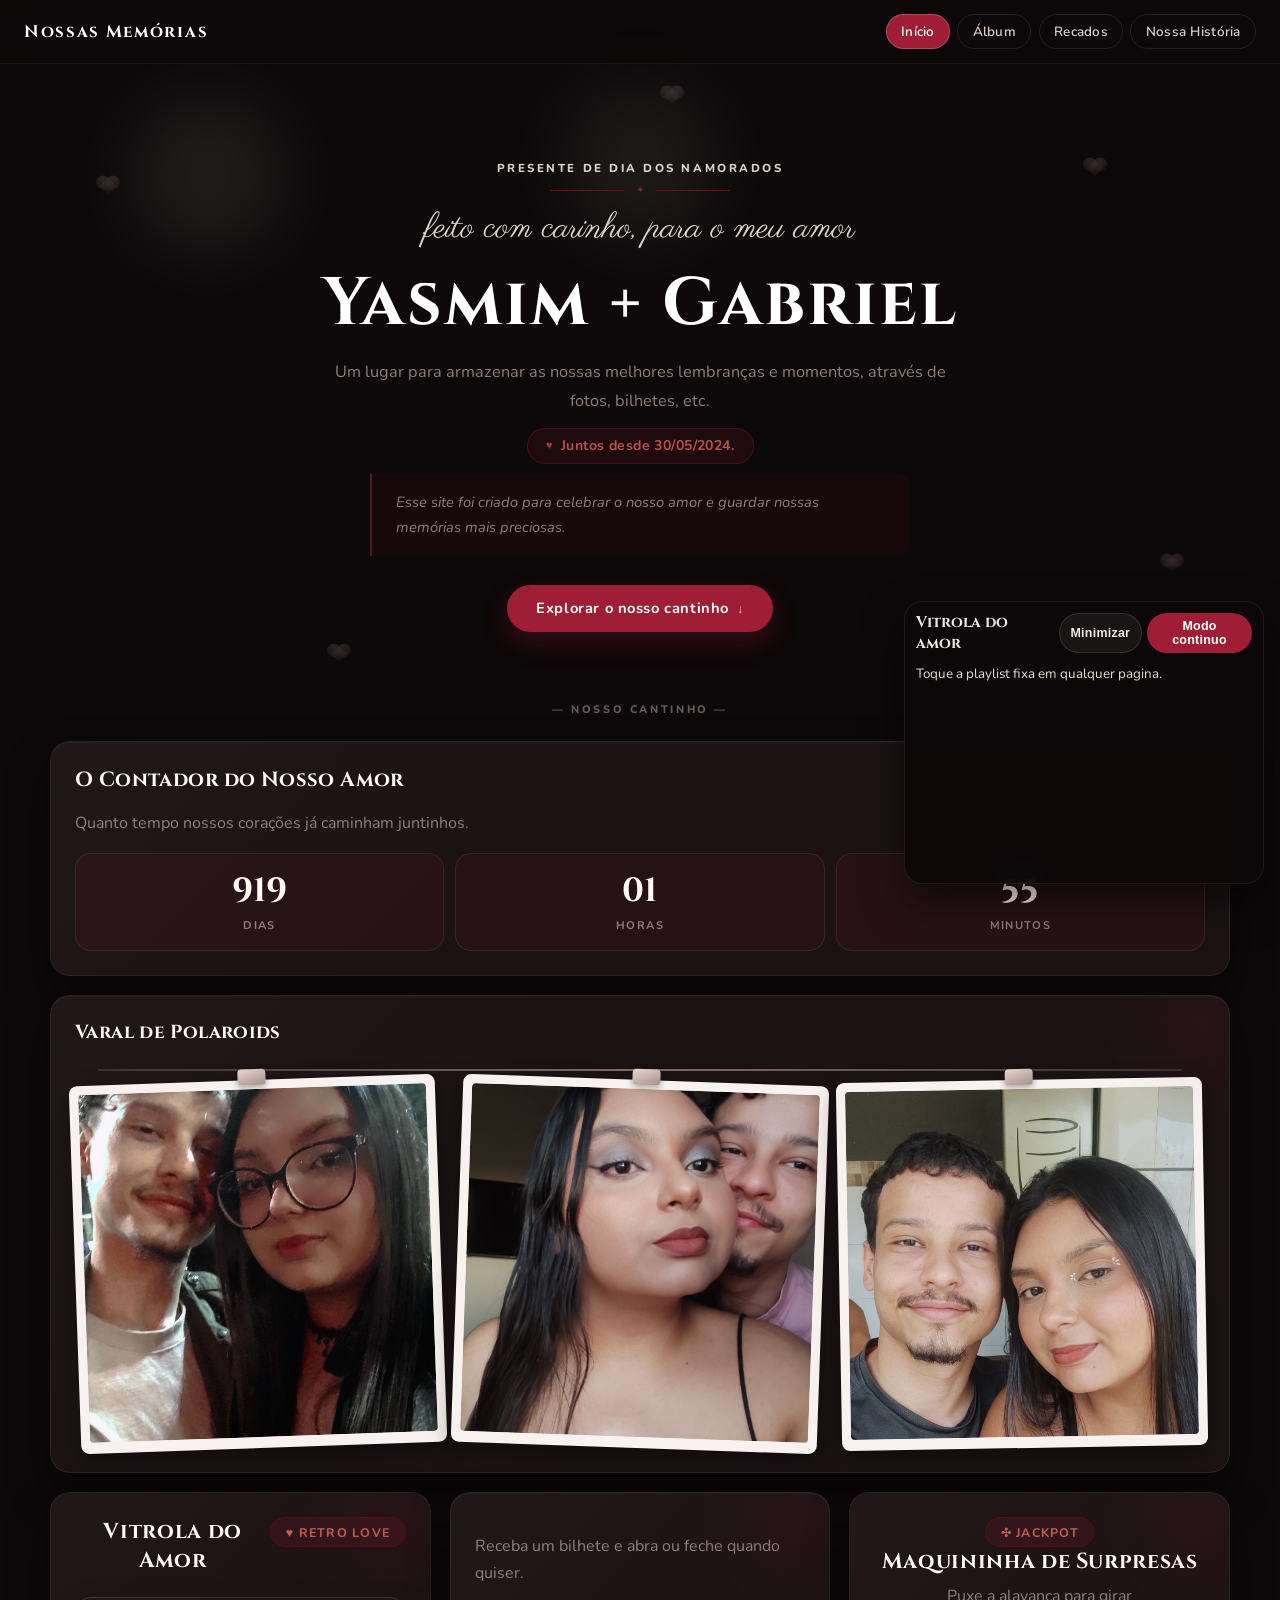
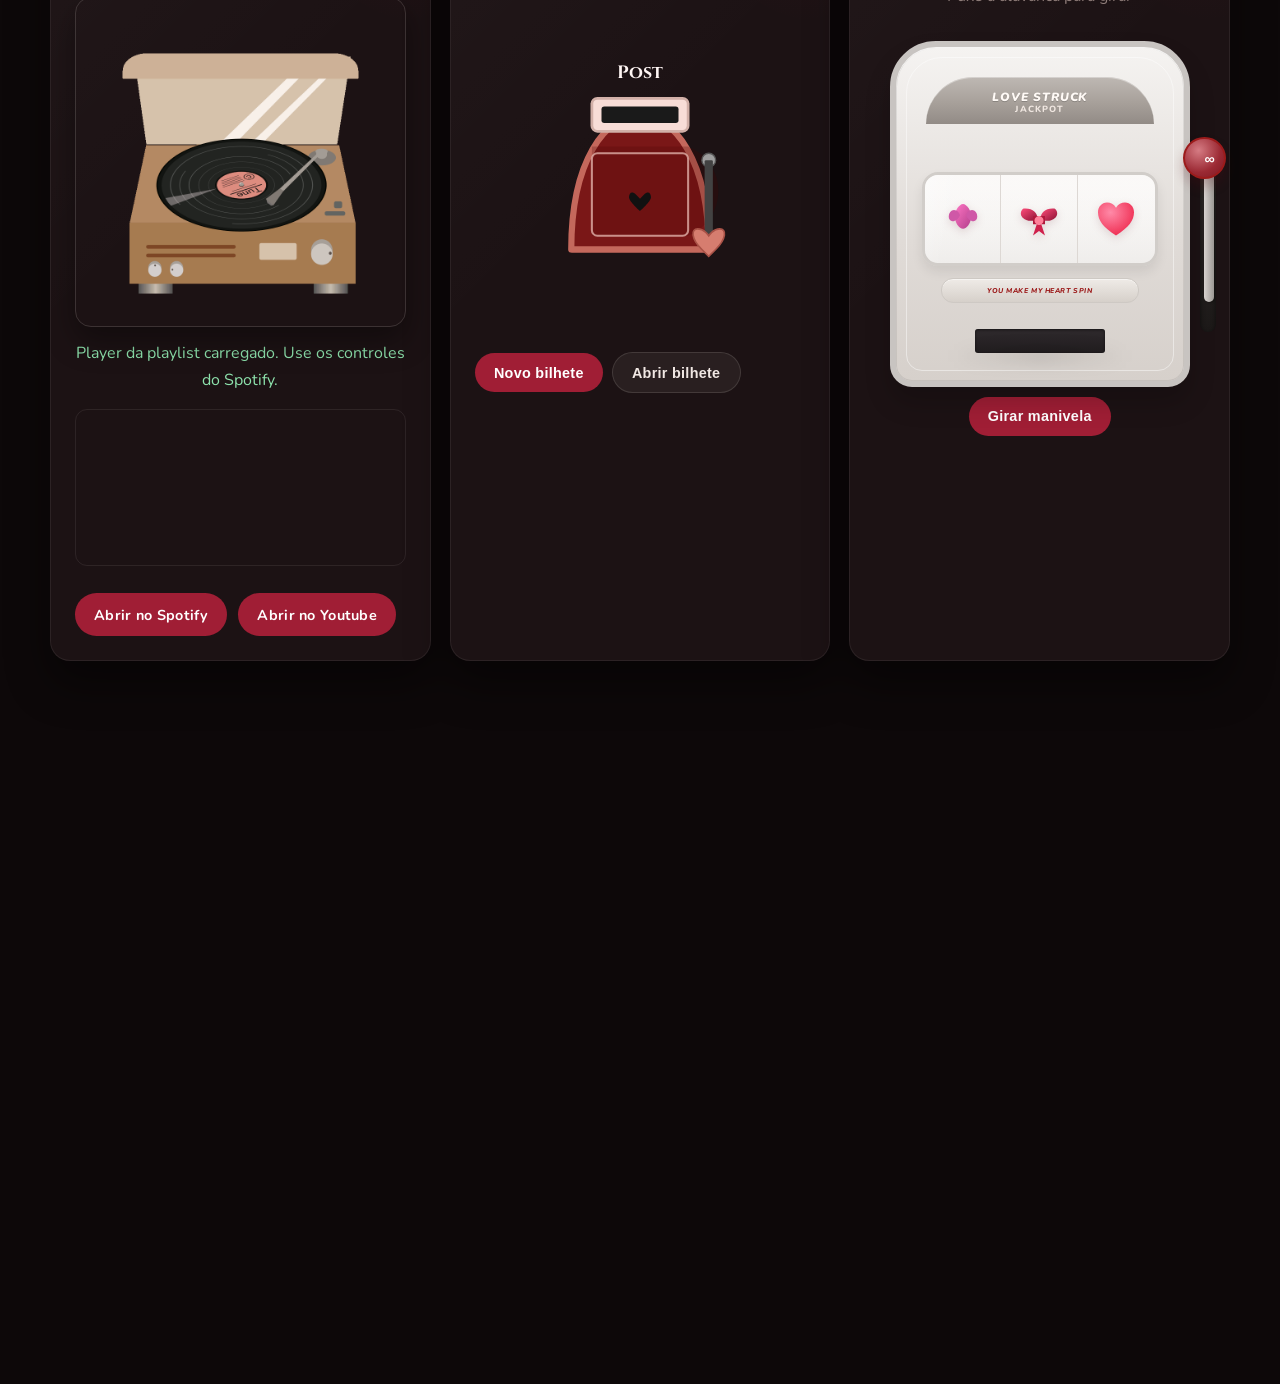
<file: index.html>
<!DOCTYPE html>
<html lang="pt-BR">
<head>
  <meta charset="UTF-8" />
  <meta name="viewport" content="width=device-width, initial-scale=1.0" />
  <title>Nossas Memórias</title>
  <link rel="preconnect" href="https://fonts.googleapis.com" />
  <link rel="preconnect" href="https://fonts.gstatic.com" crossorigin />
  <link href="https://fonts.googleapis.com/css2?family=Cinzel:wght@600;700&family=Nunito:wght@300;400;600;700;800&family=Parisienne&display=swap" rel="stylesheet" />
  <link rel="stylesheet" href="styles.css" />
</head>
<body>
  <div class="grain"></div>
  <div class="floating-hearts" aria-hidden="true">
    <span></span>
    <span></span>
    <span></span>
    <span></span>
    <span></span>
  </div>

  <header class="topbar">
    <a class="brand" href="index.html">Nossas Memórias</a>
    <nav class="menu">
      <a class="active" href="index.html">Início</a>
      <a href="album.html">Álbum</a>
      <a href="recados.html">Recados</a>
      <a href="historia.html">Nossa História</a>
    </nav>
  </header>

  <section class="hero friendly">
    <p class="hero-kicker">Presente de Dia dos Namorados</p>
    <div class="hero-ornament" aria-hidden="true"><span>✦</span></div>
    <p class="hero-script">feito com carinho, para o meu amor</p>
    <h1 id="heroTitle">Yasmim + Gabriel</h1>
    <p id="heroSubtitle" class="hero-sub">Um lugar para guardar as melhores lembranças e momentos ao seu lado.</p>
    <p id="coupleHeadline" class="hero-couple">Juntos desde 30/05/2024.</p>
    <p class="hero-note">Esse site foi criado para celebrar o nosso amor e guardar nossas memórias mais preciosas.</p>
    <a href="#painel" class="cta hero-cta">Explorar o nosso cantinho <span aria-hidden="true">↓</span></a>
  </section>

  <div class="section-label" aria-hidden="true">— nosso cantinho —</div>

  <main id="painel" class="layout">
    <section class="card cinematic counter-card">
      <h2>O Contador do Nosso Amor</h2>
      <p>Quanto tempo nossos corações já caminham juntinhos.</p>
      <div class="time-counter" id="timeCounter" aria-live="polite">
        <article>
          <strong id="timeDays">0</strong>
          <span>dias</span>
        </article>
        <article>
          <strong id="timeHours">0</strong>
          <span>horas</span>
        </article>
        <article>
          <strong id="timeMinutes">0</strong>
          <span>minutos</span>
        </article>
      </div>
    </section>

    <section class="card cinematic varal-card">
      <h2>Varal de Polaroids</h2>
      <div class="polaroid-row">
        <article class="polaroid-frame">
          <div class="clip"></div>
          <img id="polaroidImg1" alt="Polaroid 1" />
        </article>

        <article class="polaroid-frame">
          <div class="clip"></div>
          <img id="polaroidImg2" alt="Polaroid 2" />
        </article>

        <article class="polaroid-frame">
          <div class="clip"></div>
          <img id="polaroidImg3" alt="Polaroid 3" />
        </article>
      </div>
    </section>

    <section class="card turntable-card retro-card cinematic">
      <span class="card-chip">♥ RETRO LOVE</span>
      <h2>Vitrola do Amor</h2>
      <div class="turntable is-gif">
        <img class="turntable-gif" src="images/vitrola.gif" alt="Vitrola animada" />
        <div class="turntable-lid"><span>LOVE</span></div>
        <div class="deck">
          <div class="deck-top"></div>
          <div class="vinyl" id="vinyl"><div class="vinyl-center"></div></div>
          <div class="tonearm" id="tonearm"></div>
          <div class="turntable-front">
            <div class="speaker"></div>
            <div class="latch-group">
              <span class="latch"></span>
              <span class="switcher"></span>
              <span class="latch"></span>
            </div>
            <div class="speaker"></div>
          </div>
          <div class="handle"></div>
        </div>
      </div>
      <p id="playerFeedback" class="feedback"></p>
      <div class="embed-shell" id="embedShell" hidden>
        <iframe id="mediaFrame" title="Player" loading="lazy" allow="autoplay; encrypted-media; fullscreen; picture-in-picture"></iframe>
      </div>
      <div class="row" style="margin-top: 1rem; gap: 0.7rem;">
      <a class="cta spotify-open" href="https://open.spotify.com/playlist/3Crc3YKTFBYWawEub8pKNv?si=OJtXKHtkQZ6KiQBvm1skCw" target="_blank" rel="noopener noreferrer">Abrir no Spotify</a>
      <a class="cta spotify-open" href="https://music.youtube.com/playlist?list=PLJm974rLqDzagAhjdQjLV9esQeiAtB7NJ&si=u7UXn5mAbtn62LSG" target="_blank" rel="noopener noreferrer">Abrir no Youtube</a>
      </div>
    </section>

    <section class="card cinematic mailbox-card">
      <p>Receba um bilhete e abra ou feche quando quiser.</p>
      <div class="mailbox-wrap">
        <svg class="mailbox-svg" viewBox="0 0 160 200" aria-hidden="true">
          <path d="M 30 180 C 30 50, 130 50, 130 180 Z" fill="#7a1717" stroke="#c4685c" stroke-width="4.5" stroke-linejoin="round" />
          <path d="M 30 180 L 130 180" stroke="#c4685c" stroke-width="4.5" />
          <path d="M 45 105 L 115 105 A 35 35 0 0 1 115 170 L 45 170 Z" fill="#4a0404" opacity="0.24" />
          <rect x="45" y="110" width="70" height="60" rx="4" fill="none" stroke="#f0c5bd" stroke-width="1.5" opacity="0.7" />
          <path d="M 77 140 C 74 137, 72 139, 72 142 C 72 145, 80 152, 80 152 C 80 152, 88 145, 88 142 C 88 139, 86 137, 83 140 L 80 143 Z" fill="#111111" />
          <rect x="45" y="70" width="70" height="24" rx="4" fill="#f8ddd7" stroke="#d2b0a8" stroke-width="2" />
          <rect x="52" y="76" width="56" height="12" rx="2" fill="#1a1a1a" />
          <text x="80" y="55" fill="#fff6f4" font-family="Cinzel, serif" font-size="13" text-anchor="middle" font-weight="700">Post</text>
          <g class="mailbox-flag-group" id="mailboxFlag">
            <circle cx="130" cy="115" r="5" fill="#9E9E9E" stroke="#555555" stroke-width="1" />
            <rect x="127" y="115" width="6" height="60" fill="#424242" rx="1" />
            <path d="M 125 180 C 117 172, 117 165, 122 165 C 127 165, 130 170, 130 170 C 130 170, 133 165, 138 165 C 143 165, 143 172, 135 180 L 130 185 Z" fill="#d67d6f" stroke="#a95247" stroke-width="1.2" />
          </g>
        </svg>
        <div id="mailLetter" class="mail-letter"><p id="mailText">Seu bilhete aparece aqui.</p></div>
      </div>
      <div class="row">
        <button id="newLetterBtn" type="button">Novo bilhete</button>
        <button id="toggleLetterBtn" class="secondary" type="button">Abrir bilhete</button>
      </div>
    </section>

    <section class="card jackpot-card cinematic">
      <span class="card-chip">✣ JACKPOT</span>
      <h2>Maquininha de Surpresas</h2>
      <p>Puxe a alavanca para girar</p>
      <div class="ticket-machine">
        <div class="machine-crown">
          <span>LOVE STRUCK</span>
          <small>JACKPOT</small>
        </div>
        <div class="machine-glass">
          <div class="slot-reels" id="slotReels">
            <span class="reel" data-symbol="tulip">tulip</span>
            <span class="reel" data-symbol="bow">bow</span>
            <span class="reel" data-symbol="heart">heart</span>
          </div>
        </div>
        <div class="machine-knob-rail"></div>
        <button class="machine-knob" id="machineKnob" type="button" aria-label="Puxar alavanca">∞</button>
        <div class="machine-slot"></div>
        <div class="machine-base-text">YOU MAKE MY HEART SPIN</div>
        <div class="capsule" id="capsule"></div>
      </div>
      <button id="spinMachineBtn" type="button">Girar manivela</button>
      <p id="capsuleMessage" class="feedback"></p>
    </section>

    <section class="card cinematic game-card">
      <h2>Jogo da Velha do Amor</h2>
      <p>Você (X) contra o Cupido (O).</p>
      <div id="board" class="board" aria-label="Jogo da velha"></div>
      <div class="row game-row">
        <p id="gameStatus" class="feedback">Sua vez: X</p>
        <button id="resetGameBtn" class="secondary" type="button">Reiniciar</button>
      </div>
    </section>

    <section class="card cinematic links-card">
      <h2>Páginas Especiais</h2>
      <div class="quick-links">
        <a href="album.html"><span class="ql-icon">📷</span>Álbum de Fotos</a>
        <a href="recados.html"><span class="ql-icon">💌</span>Recados</a>
        <a href="historia.html"><span class="ql-icon">📖</span>Nossa História</a>
      </div>
    </section>

    <section class="card cinematic love-rain-card">
      <h2>O Botão do Amor</h2>
      <button id="loveRainBtn" class="love-rain-btn" type="button">DISPARAR CHUVA DE AMOR</button>
      <p id="loveRainCount" class="feedback">Cliques de amor: 0</p>
    </section>
  </main>

  <div id="loveRainLayer" class="love-rain-layer" aria-hidden="true"></div>

  <script src="script.js"></script>
  <script src="global-player.js"></script>
</body>
</html>
</file>
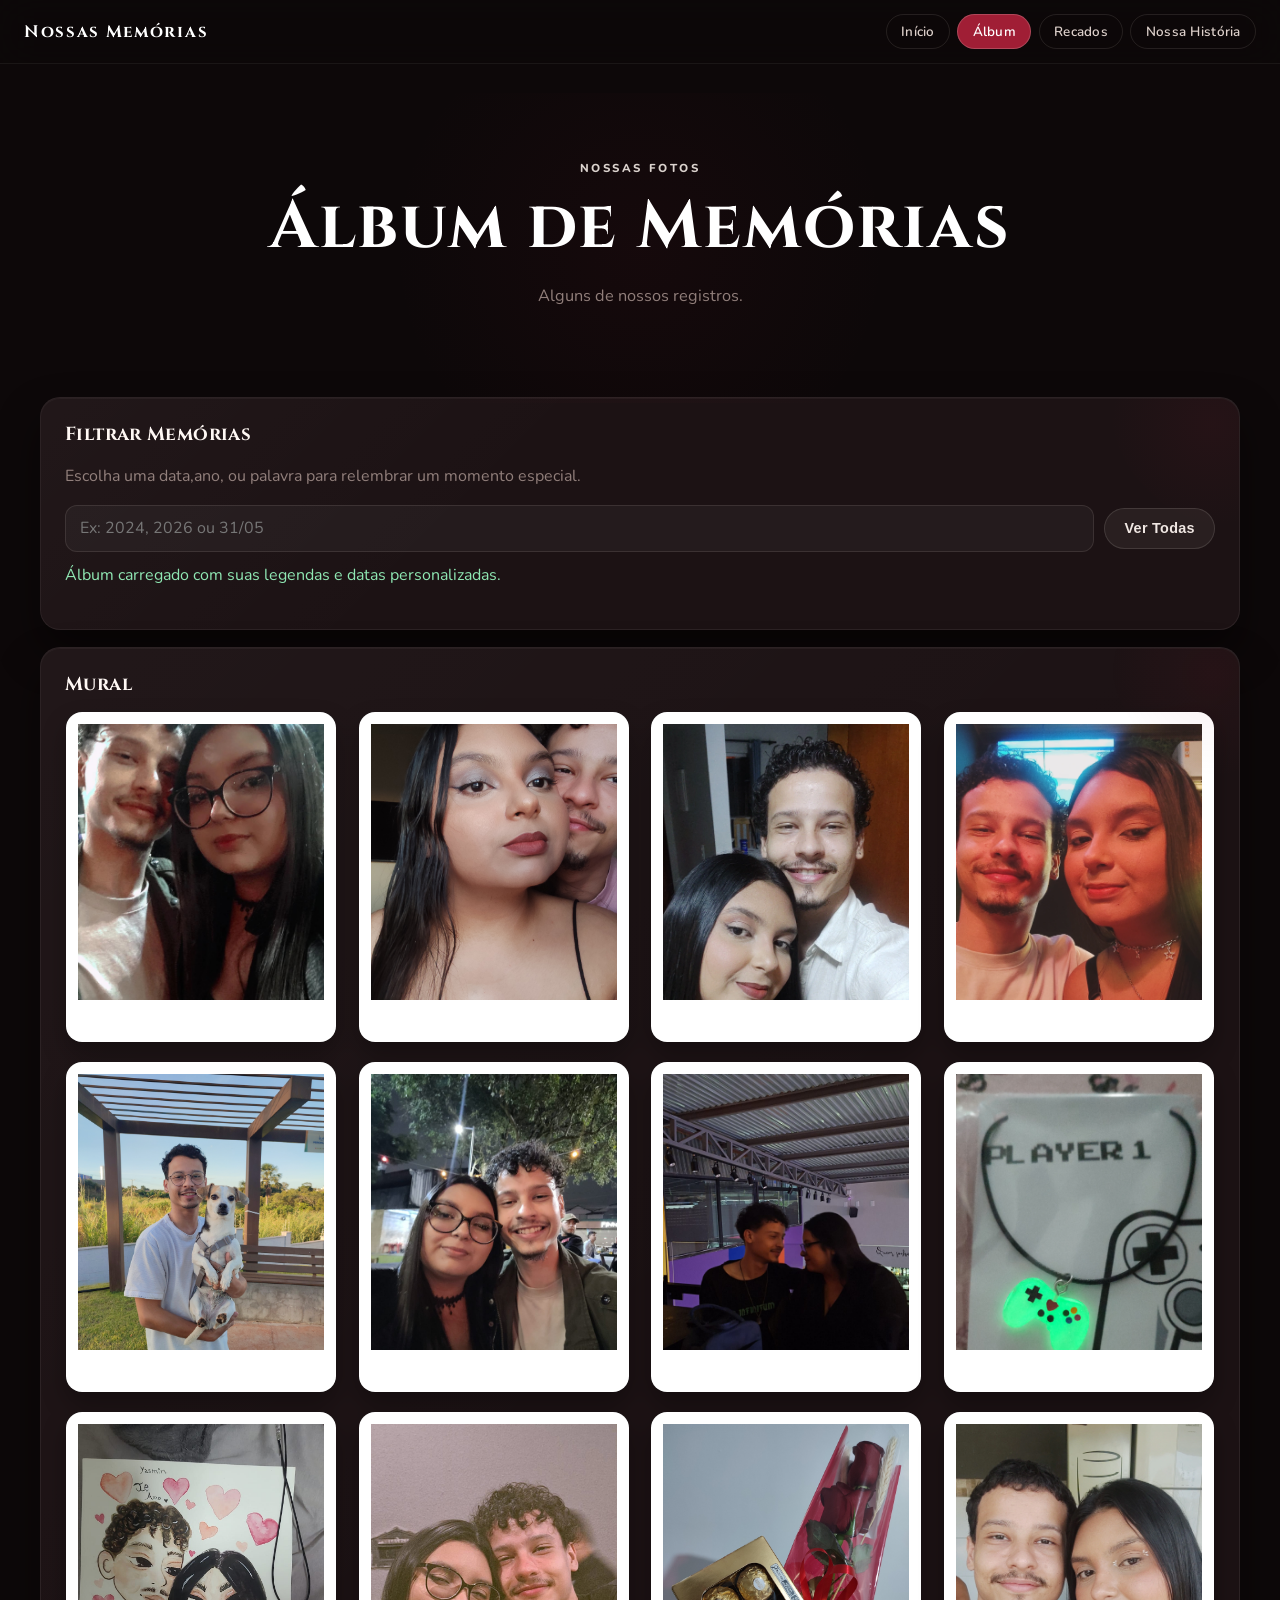
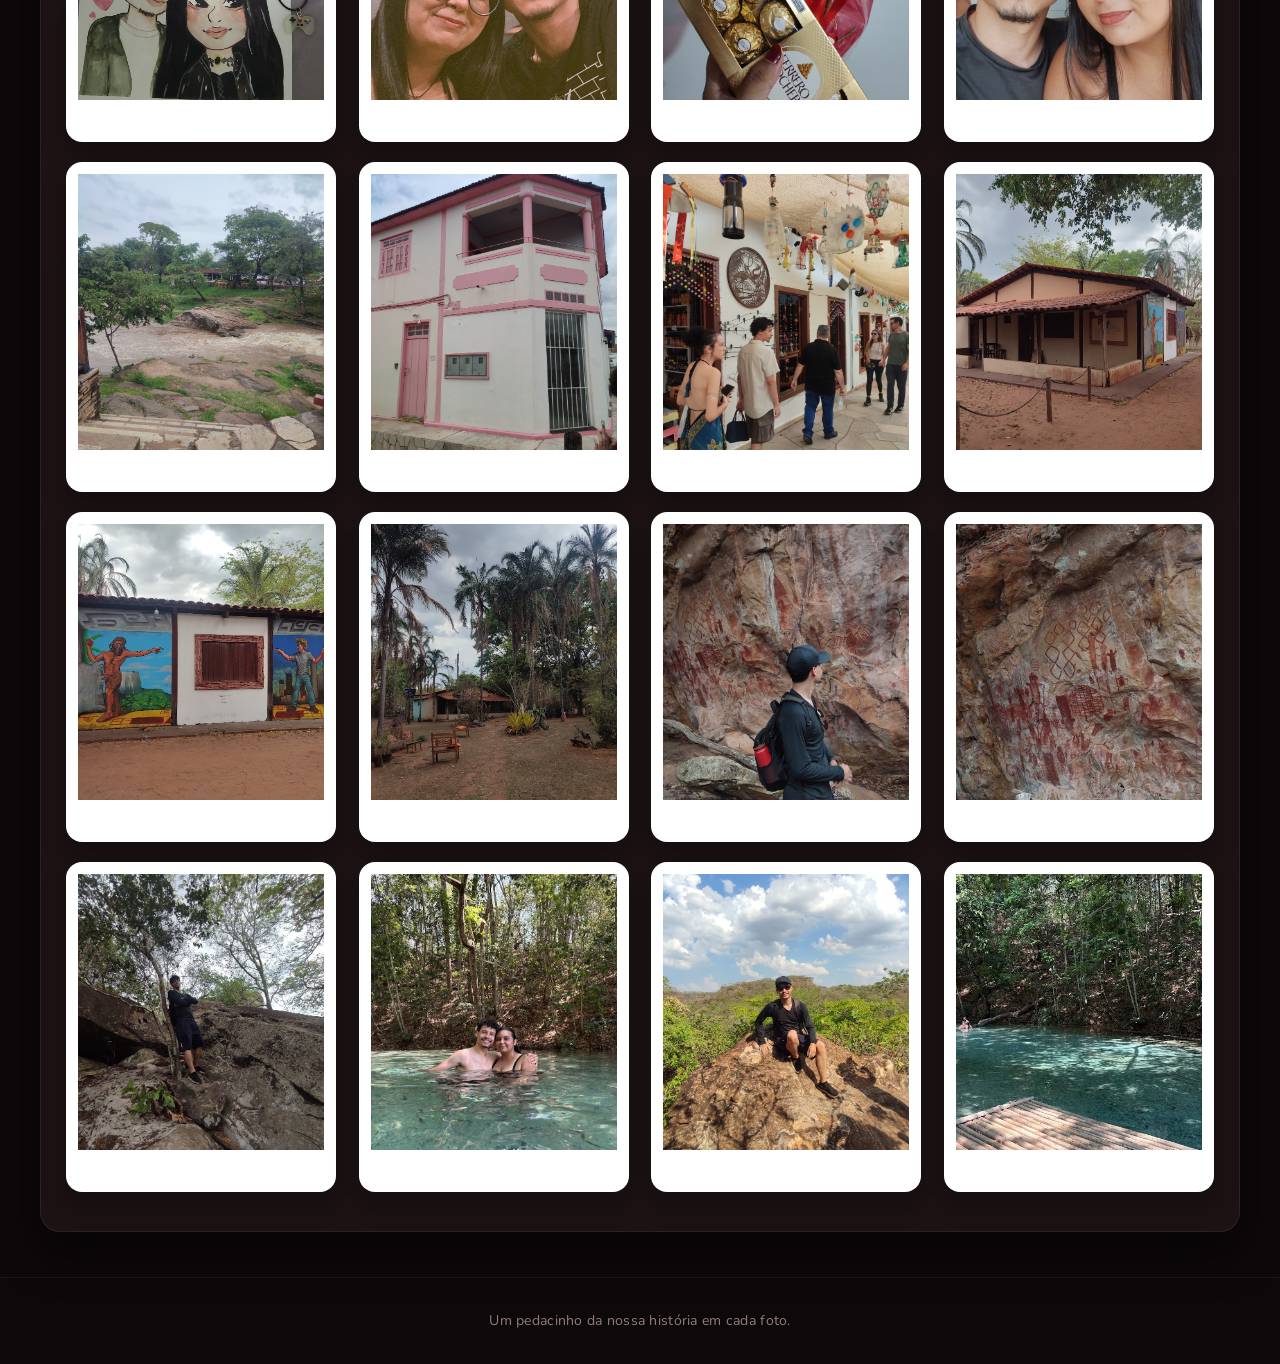
<file: album.html>
<!DOCTYPE html>
<html lang="pt-BR">
<head>
  <meta charset="UTF-8" />
  <meta name="viewport" content="width=device-width, initial-scale=1.0" />
  <title>Álbum | Nossas Memórias</title>
  <link rel="preconnect" href="https://fonts.googleapis.com" />
  <link rel="preconnect" href="https://fonts.gstatic.com" crossorigin />
  <link href="https://fonts.googleapis.com/css2?family=Cinzel:wght@600;700&family=Nunito:wght@400;600;700&display=swap" rel="stylesheet" />
  <link rel="stylesheet" href="styles.css" />
</head>
<body>
  <div class="grain"></div>

  <header class="topbar">
    <a class="brand" href="index.html">Nossas Memórias</a>
    <nav class="menu">
      <a href="index.html">Início</a>
      <a class="active" href="album.html">Álbum</a>
      <a href="recados.html">Recados</a>
      <a href="historia.html">Nossa História</a>
    </nav>
  </header>

  <section class="hero">
    <p class="hero-kicker">Nossas Fotos</p>
    <h1>Álbum de Memórias</h1>
    <p class="hero-sub">Alguns de nossos registros.</p>
  </section>

  <main class="section-shell">
    <section class="card cinematic">
      <h2>Filtrar Memórias</h2>
      <p>Escolha uma data,ano, ou palavra para relembrar um momento especial.</p>
      <div class="row" style="gap: 10px; display: flex; align-items: center;">
        <input id="dateFilterInput" type="text" placeholder="Ex: 2024, 2026 ou 31/05" style="flex: 1;" />
        <button id="clearFilterBtn" class="secondary" type="button" style="white-space: nowrap;">Ver Todas</button>
      </div>
      <p id="albumFeedback" class="feedback"></p>
    </section>

    <section class="card cinematic">
      <h2>Mural</h2>
      <div id="albumGrid" class="album-grid"></div>
    </section>
  </main>

  <footer class="footer">
    <p>Um pedacinho da nossa história em cada foto.</p>
  </footer>

  <script src="config.js"></script>
  <script src="album.js"></script>
</body>
</html>
</file>
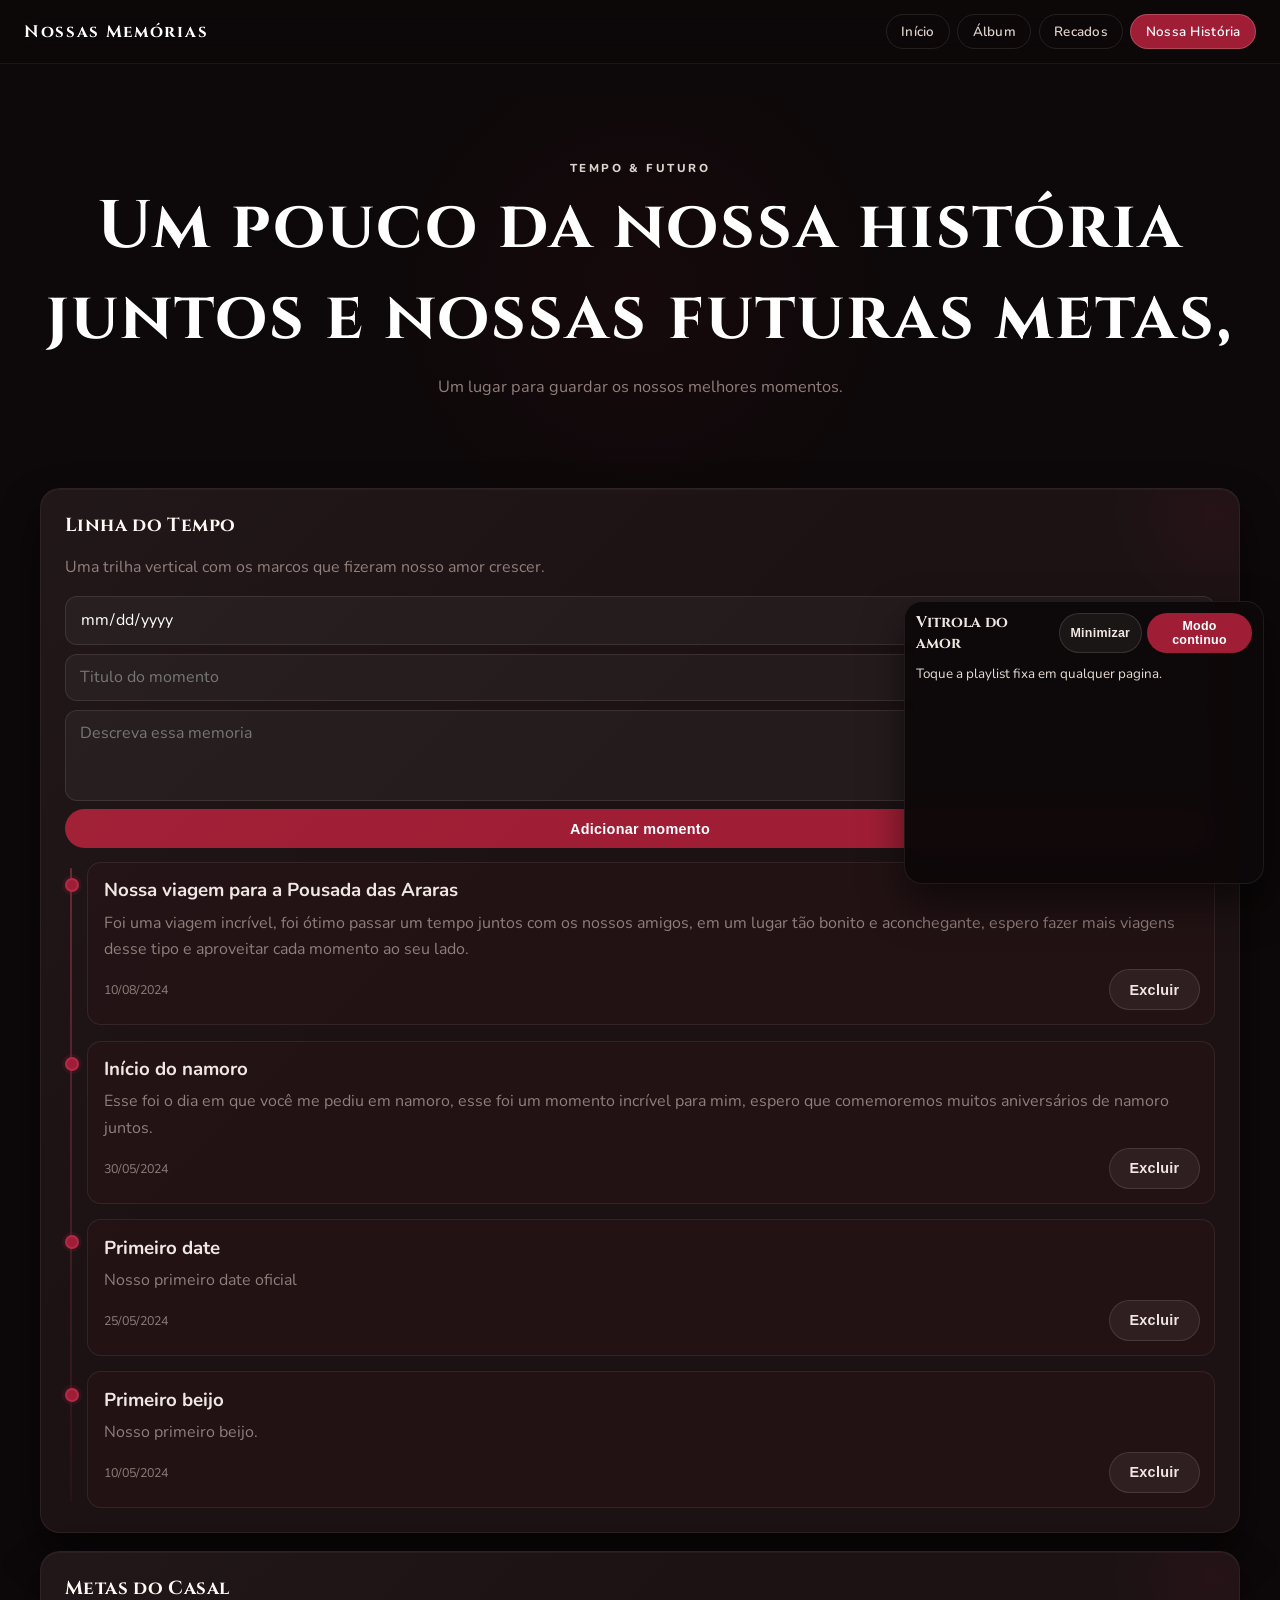
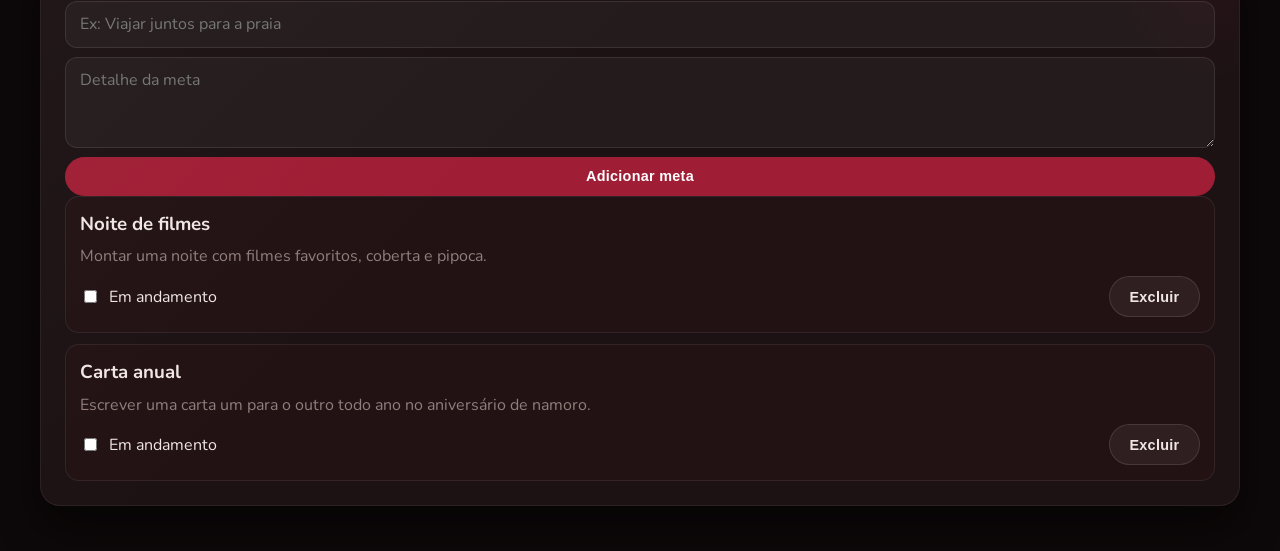
<file: historia.html>
<!DOCTYPE html>
<html lang="pt-BR">
<head>
  <meta charset="UTF-8" />
  <meta name="viewport" content="width=device-width, initial-scale=1.0" />
  <title>Nossa História | Nossas Memórias</title>
  <link rel="preconnect" href="https://fonts.googleapis.com" />
  <link rel="preconnect" href="https://fonts.gstatic.com" crossorigin />
  <link href="https://fonts.googleapis.com/css2?family=Cinzel:wght@600;700&family=Nunito:wght@300;400;600;700;800&family=Parisienne&display=swap" rel="stylesheet" />
  <link rel="stylesheet" href="styles.css" />
</head>
<body>
  <div class="grain"></div>

  <header class="topbar">
    <a class="brand" href="index.html">Nossas Memórias</a>
    <nav class="menu">
      <a href="index.html">Início</a>
      <a href="album.html">Álbum</a>
      <a href="recados.html">Recados</a>
      <a class="active" href="historia.html">Nossa História</a>
    </nav>
  </header>

  <section class="hero">
    <p class="hero-kicker">Tempo & Futuro</p>
    <h1>Um pouco da nossa história juntos e nossas futuras metas, </h1>
    <p class="hero-sub">Um lugar para guardar os nossos melhores momentos.</p>
  </section>

  <main class="section-shell">
    <section class="card cinematic">
      <h2>Linha do Tempo</h2>
      <p>Uma trilha vertical com os marcos que fizeram nosso amor crescer.</p>
      <form id="timelineForm" class="note-form">
        <input id="timelineDate" type="date" required />
        <input id="timelineTitle" type="text" maxlength="80" placeholder="Titulo do momento" required />
        <textarea id="timelineText" rows="3" maxlength="400" placeholder="Descreva essa memoria" required></textarea>
        <button type="submit">Adicionar momento</button>
      </form>
      <div id="timelineList" class="timeline-list"></div>
    </section>

    <section class="card cinematic">
      <h2>Metas do Casal</h2>
      <form id="goalForm" class="note-form">
        <input id="goalTitle" type="text" maxlength="90" placeholder="Ex: Viajar juntos para a praia" required />
        <textarea id="goalText" rows="3" maxlength="300" placeholder="Detalhe da meta" required></textarea>
        <button type="submit">Adicionar meta</button>
      </form>
      <div id="goalsList" class="goals-list"></div>
    </section>
  </main>

  <script src="historia.js"></script>
  <script src="global-player.js"></script>
</body>
</html>
</file>
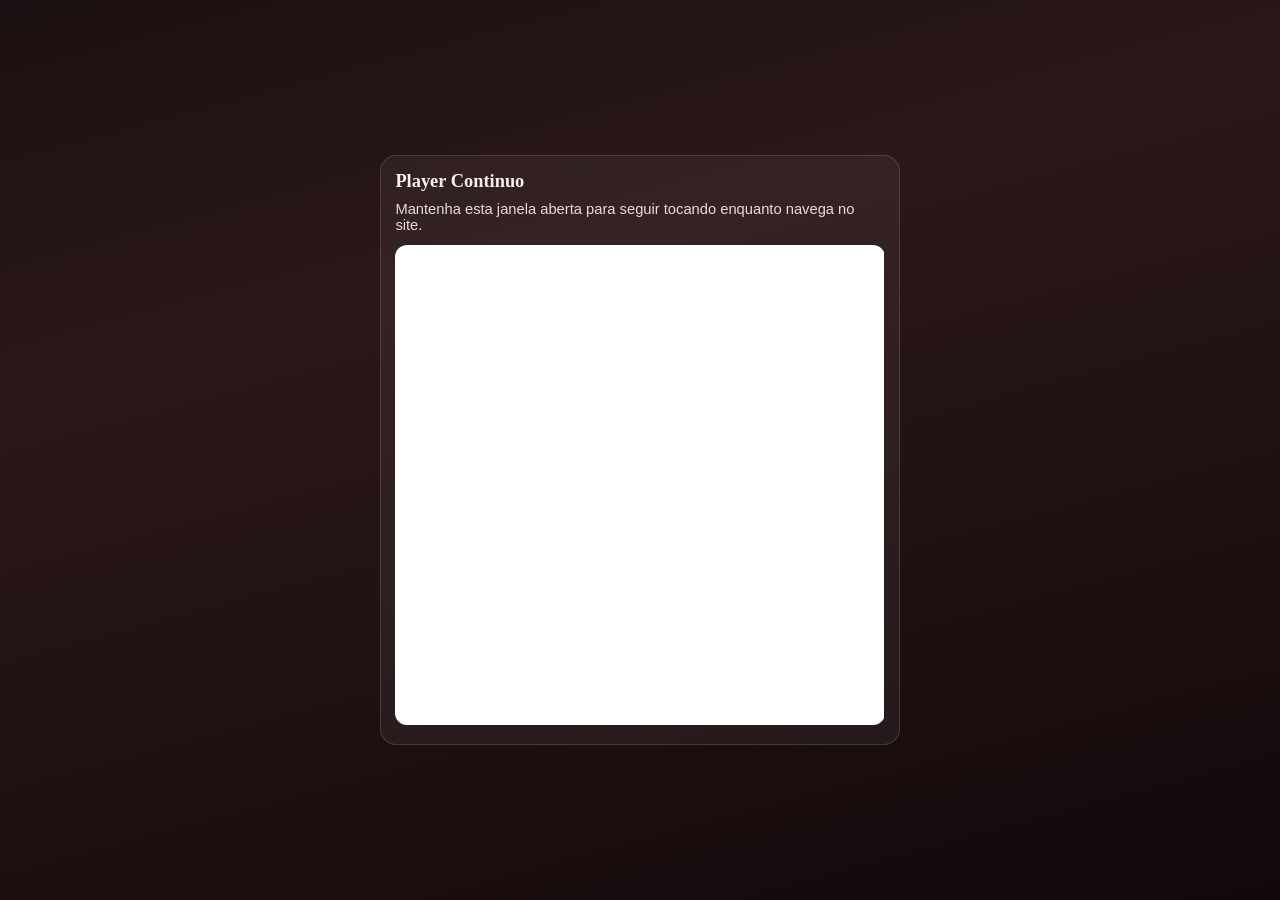
<file: player.html>
<!DOCTYPE html>
<html lang="pt-BR">
<head>
  <meta charset="UTF-8" />
  <meta name="viewport" content="width=device-width, initial-scale=1.0" />
  <title>Player Continuo | Nossas Memórias</title>
  <style>
    :root {
      color-scheme: dark;
    }

    * {
      box-sizing: border-box;
    }

    body {
      margin: 0;
      min-height: 100vh;
      font-family: "Nunito", sans-serif;
      color: #f8f1ef;
      background: linear-gradient(165deg, #1b1011 0%, #2b1719 32%, #12090a 100%);
      display: grid;
      place-items: center;
      padding: 1rem;
    }

    .player-shell {
      width: min(520px, 100%);
      border: 1px solid rgba(255, 246, 240, 0.14);
      border-radius: 16px;
      padding: 0.9rem;
      background: rgba(255, 250, 246, 0.05);
    }

    h1 {
      margin: 0 0 0.55rem;
      font-family: "Cinzel", serif;
      font-size: 1.15rem;
    }

    p {
      margin: 0 0 0.8rem;
      color: #e7ddd5;
      font-size: 0.92rem;
    }

    iframe {
      width: 100%;
      min-height: 480px;
      border: 0;
      border-radius: 12px;
    }
  </style>
</head>
<body>
  <section class="player-shell">
    <h1>Player Continuo</h1>
    <p>Mantenha esta janela aberta para seguir tocando enquanto navega no site.</p>
    <iframe
      title="Spotify Playlist"
      loading="lazy"
      allow="autoplay; encrypted-media; fullscreen; picture-in-picture"
      src="https://open.spotify.com/embed/playlist/3Crc3YKTFBYWawEub8pKNv?utm_source=generator"
    ></iframe>
  </section>
</body>
</html>
</file>
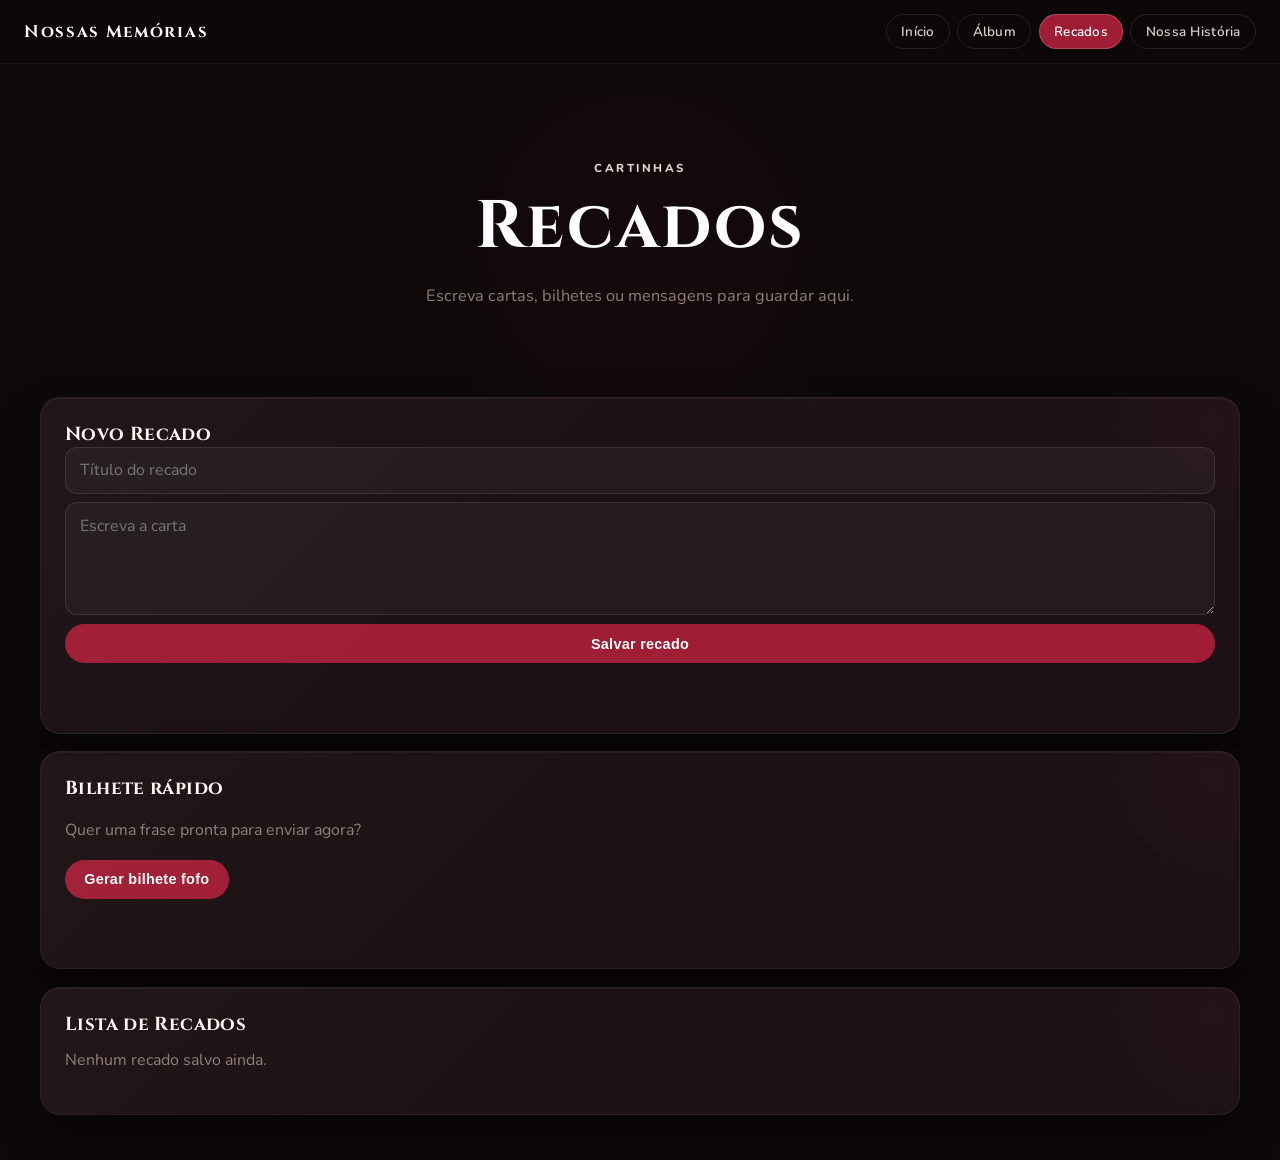
<file: recados.html>
<!DOCTYPE html>
<html lang="pt-BR">
<head>
  <meta charset="UTF-8" />
  <meta name="viewport" content="width=device-width, initial-scale=1.0" />
  <title>Recados | Nossas Memórias</title>
  <link rel="preconnect" href="https://fonts.googleapis.com" />
  <link rel="preconnect" href="https://fonts.gstatic.com" crossorigin />
  <link href="https://fonts.googleapis.com/css2?family=Cinzel:wght@600;700&family=Nunito:wght@300;400;600;700;800&family=Parisienne&display=swap" rel="stylesheet" />
  <link rel="stylesheet" href="styles.css" />
</head>
<body>
  <div class="grain"></div>

  <header class="topbar">
    <a class="brand" href="index.html">Nossas Memórias</a>
    <nav class="menu">
      <a href="index.html">Início</a>
      <a href="album.html">Álbum</a>
      <a class="active" href="recados.html">Recados</a>
      <a href="historia.html">Nossa História</a>
    </nav>
  </header>

  <section class="hero">
    <p class="hero-kicker">Cartinhas</p>
    <h1>Recados </h1>
    <p class="hero-sub">Escreva cartas, bilhetes ou mensagens para guardar aqui.</p>
  </section>

  <main class="section-shell">
    <section class="card cinematic">
      <h2>Novo Recado</h2>
      <form id="noteForm" class="note-form">
        <input id="noteTitle" type="text" maxlength="60" placeholder="Título do recado" required />
        <textarea id="noteBody" rows="4" maxlength="700" placeholder="Escreva a carta" required></textarea>
        <button type="submit">Salvar recado</button>
      </form>
      <p id="noteFeedback" class="feedback"></p>
    </section>

    <section class="card cinematic">
      <h2>Bilhete rápido</h2>
      <p>Quer uma frase pronta para enviar agora?</p>
      <button id="quickMessageBtn" type="button">Gerar bilhete fofo</button>
      <p id="quickMessageText" class="feedback"></p>
    </section>

    <section class="card cinematic">
      <h2>Lista de Recados</h2>
      <div id="notesList" class="notes-list"></div>
    </section>
  </main>

  <script src="recados.js"></script>
</body>
</html>
</file>
<file: styles.css>
:root {
  --wine: #a01e35;
  --wine-2: #bf3555;
  --wine-3: #d0566a;
  --cream: #f5ece5;
  --cream-2: #efe4d8;
  --pearl: #fffaf6;
  --mist: #c8bfbb;
  --ink-soft: #3e2d2d;
  --black: #0d0809;
  --card: #1c1214;
  --gray: #261a1c;
  --text: #f0e7e3;
  --muted: #907e7a;
  --shadow: 0 20px 44px rgba(0, 0, 0, 0.6);
}

* {
  box-sizing: border-box;
}

html,
body {
  margin: 0;
  padding: 0;
}

body {
  color: var(--text);
  font-family: "Nunito", sans-serif;
  background: var(--black);
  min-height: 100vh;
  overflow-x: hidden;
}

.grain {
  display: none;
}

.floating-hearts {
  position: fixed;
  inset: 0;
  pointer-events: none;
  overflow: hidden;
  z-index: 0;
}

.floating-hearts span {
  position: absolute;
  width: 12px;
  height: 12px;
  background: radial-gradient(circle at 30% 30%, rgba(255, 220, 220, 0.7), rgba(180, 60, 80, 0.2));
  transform: rotate(45deg);
  opacity: 0.18;
  animation: driftHeart 14s linear infinite;
}

.floating-hearts span::before,
.floating-hearts span::after {
  content: "";
  position: absolute;
  width: 14px;
  height: 14px;
  border-radius: 50%;
  background: inherit;
}

.floating-hearts span::before {
  left: -7px;
}

.floating-hearts span::after {
  top: -7px;
}

.floating-hearts span:nth-child(1) {
  left: 8%;
  top: 20%;
}

.floating-hearts span:nth-child(2) {
  left: 26%;
  top: 72%;
  animation-duration: 18s;
}

.floating-hearts span:nth-child(3) {
  right: 14%;
  top: 18%;
  animation-duration: 16s;
}

.floating-hearts span:nth-child(4) {
  right: 8%;
  top: 62%;
  animation-duration: 19s;
}

.floating-hearts span:nth-child(5) {
  left: 52%;
  top: 10%;
  animation-duration: 15s;
}

.topbar {
  position: sticky;
  top: 0;
  z-index: 20;
  backdrop-filter: blur(20px) saturate(1.6);
  -webkit-backdrop-filter: blur(20px) saturate(1.6);
  background: rgba(13, 8, 9, 0.88);
  border-bottom: 1px solid rgba(255, 240, 235, 0.06);
  display: flex;
  justify-content: space-between;
  align-items: center;
  padding: 0.9rem 1.5rem;
}

.brand {
  color: #fff;
  text-decoration: none;
  font-family: "Cinzel", serif;
  font-size: 1.05rem;
  letter-spacing: 0.1em;
  font-weight: 700;
}

.menu {
  display: flex;
  gap: 0.45rem;
  flex-wrap: wrap;
  justify-content: flex-end;
}

.menu a {
  color: #ddd0cb;
  text-decoration: none;
  border: 1px solid rgba(255, 240, 235, 0.1);
  padding: 0.42rem 0.9rem;
  border-radius: 999px;
  font-size: 0.84rem;
  font-weight: 600;
  letter-spacing: 0.02em;
  transition: all 0.2s ease;
}

.menu a.active,
.menu a:hover {
  background: var(--wine);
  border-color: rgba(255, 255, 255, 0.18);
  color: #fff;
}

.hero {
  text-align: center;
  padding: 6rem 1.5rem 4rem;
  position: relative;
  z-index: 1;
}

.hero::after {
  content: "";
  position: absolute;
  inset: 1.8rem auto auto 50%;
  transform: translateX(-50%);
  width: min(700px, 88vw);
  height: 100%;
  background: radial-gradient(circle at center, rgba(160, 30, 53, 0.06), transparent 65%);
  z-index: -1;
}

.friendly::before,
.friendly::after {
  content: "";
  position: absolute;
  width: 160px;
  height: 160px;
  border-radius: 50%;
  filter: blur(34px);
  z-index: -1;
}

.friendly::before {
  left: 10%;
  top: 30px;
  background: rgba(255, 248, 243, 0.08);
}

.friendly::after {
  right: 10%;
  top: 18px;
  background: rgba(255, 245, 239, 0.07);
}

.hero-kicker {
  margin: 0;
  color: rgba(255, 247, 241, 0.85);
  text-transform: uppercase;
  letter-spacing: 0.22em;
  font-weight: 800;
  font-size: 0.72rem;
}

.hero-script {
  margin: 0.6rem 0 0;
  font-family: "Parisienne", cursive;
  font-size: clamp(1.5rem, 3.2vw, 2.2rem);
  color: rgba(255, 247, 241, 0.85);
}

.hero h1 {
  margin: 0.3rem 0 0.6rem;
  font-family: "Cinzel", serif;
  font-size: clamp(2.2rem, 5.5vw, 4.2rem);
  letter-spacing: 0.03em;
  background: none !important;
  -webkit-text-fill-color: #ffffff !important;
  -webkit-background-clip: text;
  -webkit-text-fill-color: transparent;
  background-clip: text;
}

.hero-sub {
  margin: 0 auto;
  max-width: 620px;
  color: var(--muted);
  font-size: 1.02rem;
  line-height: 1.75;
}

.hero-couple {
  display: inline-flex;
  align-items: center;
  gap: 0.5rem;
  background: rgba(160, 30, 53, 0.12);
  border: 1px solid rgba(191, 53, 85, 0.22);
  border-radius: 999px;
  padding: 0.45rem 1.15rem;
  font-size: 0.88rem;
  font-weight: 700;
  color: #bd4e4e;
  letter-spacing: 0.03em;
  margin: 0.8rem 0 0.65rem;
}

.hero-couple::before {
  content: "♥";
  font-size: 0.7rem;
  opacity: 0.75;
}

.hero-note {
  width: min(540px, 100%);
  margin: 0 auto 1.8rem;
  padding: 1rem 1.5rem;
  border-left: 2px solid rgba(191, 53, 85, 0.35);
  border-radius: 0 12px 12px 0;
  background: rgba(160, 30, 53, 0.06);
  color: var(--muted);
  line-height: 1.7;
  font-size: 0.92rem;
  text-align: left;
  font-style: italic;
}

.layout {
  width: min(1180px, 95%);
  margin: 0 auto;
  display: grid;
  grid-template-columns: repeat(auto-fit, minmax(320px, 1fr));
  gap: 1.2rem;
  padding-bottom: 3.5rem;
}

.card {
  position: relative;
  background: var(--card);
  border: 1px solid rgba(255, 240, 235, 0.07);
  border-radius: 20px;
  box-shadow: 0 1px 0 rgba(255, 240, 235, 0.04) inset, 0 22px 44px rgba(0, 0, 0, 0.45);
  padding: 1.5rem;
  overflow: hidden;
}

.card::before {
  content: "";
  position: absolute;
  inset: 0;
  background: linear-gradient(135deg, rgba(255, 250, 246, 0.025), transparent 40%);
  pointer-events: none;
  border-radius: inherit;
}

.card::after {
  content: "";
  position: absolute;
  top: 0;
  right: 0;
  width: 130px;
  height: 130px;
  border-radius: 0 20px 0 100%;
  background: radial-gradient(circle at 80% 20%, rgba(160, 30, 53, 0.07), transparent 70%);
  pointer-events: none;
}

.card h2 {
  margin: 0;
  font-family: "Cinzel", serif;
  font-size: 1.18rem;
  color: #fff8f4;
  letter-spacing: 0.02em;
  font-weight: 700;
}

.card p {
  color: var(--muted);
  line-height: 1.65;
}

.varal-card {
  grid-column: 1 / -1;
}

.counter-card {
  grid-column: 1 / -1;
}

.time-counter {
  margin-top: 0.8rem;
  display: grid;
  grid-template-columns: repeat(3, minmax(120px, 1fr));
  gap: 0.7rem;
}

.time-counter article {
  border-radius: 16px;
  padding: 0.9rem 0.7rem;
  text-align: center;
  border: 1px solid rgba(255, 240, 235, 0.08);
  background: rgba(160, 30, 53, 0.08);
}

.time-counter strong {
  display: block;
  font-family: "Cinzel", serif;
  font-size: clamp(1.3rem, 2.8vw, 2.1rem);
  color: #fff8f3;
  font-weight: 700;
}

.time-counter span {
  color: var(--muted);
  text-transform: uppercase;
  letter-spacing: 0.12em;
  font-size: 0.7rem;
  font-weight: 700;
}

.polaroid-row {
  position: relative;
  display: grid;
  grid-template-columns: repeat(auto-fit, minmax(180px, 1fr));
  gap: 1rem;
  margin-top: 0.9rem;
  padding-top: 1.3rem;
}

.polaroid-row::before {
  content: "";
  position: absolute;
  left: 2%;
  right: 2%;
  top: 10px;
  height: 2px;
  border-radius: 999px;
  background: linear-gradient(90deg, rgba(120, 90, 85, 0.4), rgba(200, 170, 160, 0.6) 50%, rgba(120, 90, 85, 0.4));
}

.polaroid-frame {
  position: relative;
  background: #f7f2ef;
  border-radius: 8px;
  padding: 0.55rem 0.55rem 0.68rem;
  box-shadow: 0 10px 24px rgba(0, 0, 0, 0.36);
  transform: rotate(-2deg) translateY(0);
  transition: transform 0.4s ease, box-shadow 0.4s ease;
}

.polaroid-frame:nth-child(2) {
  transform: rotate(2deg);
}

.polaroid-frame:nth-child(3) {
  transform: rotate(-1deg);
}

.polaroid-frame:hover {
  transform: rotate(1.5deg) translateX(10px);
  box-shadow: 0 14px 28px rgba(0, 0, 0, 0.42);
}

.clip {
  position: absolute;
  top: -11px;
  left: 50%;
  transform: translateX(-50%);
  width: 28px;
  height: 16px;
  border-radius: 4px;
  background: linear-gradient(160deg, #e8d6d0, #a58f89);
  box-shadow: 0 2px 6px rgba(0, 0, 0, 0.35);
}

.polaroid-frame img {
  width: 100%;
  aspect-ratio: 1 / 1;
  object-fit: cover;
  object-position: 50% 20%;
  border-radius: 4px;
  background: #e7ddda;
  display: block;
}

.polaroid-upload {
  display: inline-block;
  margin-top: 0.55rem;
  width: 100%;
  text-align: center;
  border-radius: 999px;
  padding: 0.42rem 0.7rem;
  cursor: pointer;
  color: #fff;
  font-size: 0.82rem;
  font-weight: 700;
  background: var(--wine);
}

.cinematic {
  opacity: 0;
  transform: translateY(22px);
  transition: opacity 0.65s ease, transform 0.65s cubic-bezier(0.22, 1, 0.36, 1);
}

.cinematic.is-visible {
  opacity: 1;
  transform: translateY(0);
}

.cta,
button {
  border: none;
  background: var(--wine);
  color: #fff;
  border-radius: 999px;
  padding: 0.72rem 1.2rem;
  cursor: pointer;
  font-weight: 700;
  text-decoration: none;
  transition: transform 0.2s ease, box-shadow 0.2s ease, background 0.2s ease;
  font-size: 0.9rem;
  letter-spacing: 0.02em;
}

button.secondary {
  background: rgba(255, 240, 235, 0.06);
  border: 1px solid rgba(255, 240, 235, 0.12);
  color: var(--text);
}

.cta:hover,
button:hover {
  transform: translateY(-2px);
  box-shadow: 0 12px 28px rgba(160, 30, 53, 0.35);
  background: var(--wine-2);
}

input,
textarea,
select {
  width: 100%;
  background: rgba(255, 240, 235, 0.04);
  border: 1px solid rgba(255, 240, 235, 0.1);
  border-radius: 12px;
  color: #fff;
  padding: 0.72rem 0.9rem;
  font: inherit;
  transition: border-color 0.2s ease, box-shadow 0.2s ease;
}

input:focus,
textarea:focus,
select:focus {
  outline: none;
  border-color: var(--wine-2);
  box-shadow: 0 0 0 3px rgba(160, 30, 53, 0.18);
}

.row {
  display: flex;
  gap: 0.55rem;
  flex-wrap: wrap;
  align-items: center;
}

.feedback {
  min-height: 1.2rem;
  margin-top: 0.65rem;
}

.note-form {
  display: grid;
  gap: 0.55rem;
}

.turntable {
  margin: 1.35rem auto 0.8rem;
  width: min(350px, 100%);
  position: relative;
}

.turntable-gif {
  display: block;
  width: 100%;
  height: auto;
  border-radius: 16px;
  border: 1px solid rgba(255, 245, 239, 0.14);
  box-shadow: 0 14px 30px rgba(0, 0, 0, 0.36);
}

.turntable.is-gif {
  width: min(560px, 100%);
}

.turntable.is-gif .turntable-lid,
.turntable.is-gif .deck,
.turntable.is-gif .turntable-front,
.turntable.is-gif .handle {
  display: none;
}

.retro-card,
.jackpot-card {
  background: var(--card);
  border: 1px solid rgba(255, 240, 235, 0.07);
  color: var(--text);
  box-shadow: 0 22px 44px rgba(0, 0, 0, 0.45);
}

.retro-card h2,
.jackpot-card h2 {
  color: #fff8f4;
  text-align: center;
  font-family: "Cinzel", serif;
  font-weight: 700;
  font-size: 1.35rem;
  letter-spacing: 0.03em;
}

.retro-card p,
.jackpot-card p {
  color: var(--muted);
  text-align: center;
  margin-top: 0.4rem;
}

.jackpot-card {
  position: relative;
  overflow: visible !important; /* CRÍTICO: Impede que o card corte a manivela */
  display: flex;
  flex-direction: column;
  align-items: center;
}

.ticket-machine {
  position: relative;
  overflow: visible !important; /* CRÍTICO: Impede que a máquina corte a manivela */
  margin-right: 40px; /* Cria um recuo na direita para a manivela não sair da tela em celulares */
}

.card-chip {
  display: inline-flex;
  align-items: center;
  justify-content: center;
  border-radius: 999px;
  background: rgba(160, 30, 53, 0.15);
  color: #bf5f54;
  font-weight: 700;
  font-size: 0.78rem;
  letter-spacing: 0.1em;
  padding: 0.35rem 0.9rem;
  float: right;
  border: 1px solid rgb(96, 8, 8);
  text-transform: uppercase;
}

.retro-switch {
  margin: 1rem auto 0.8rem;
  width: min(336px, 100%);
  display: grid;
  grid-template-columns: 1fr 1fr;
  background: rgba(255, 240, 235, 0.04);
  border-radius: 18px;
  border: 1px solid rgba(255, 240, 235, 0.08);
  padding: 0.38rem;
  gap: 0.4rem;
}

.retro-switch-btn {
  border-radius: 14px;
  border: 0;
  padding: 0.7rem 0.55rem;
  font-size: 0.88rem;
  font-weight: 700;
  letter-spacing: 0.02em;
  background: transparent;
  color: var(--muted);
  transition: all 0.2s ease;
}

.retro-switch-btn.active {
  background: var(--wine);
  color: #fffaf6;
}

.turntable-lid {
  position: absolute;
  left: 50%;
  transform: translateX(-50%) rotate(2deg);
  top: -46px;
  width: 246px;
  height: 80px;
  border: 10px solid #e83a3a;
  border-bottom: 0;
  border-radius: 3px;
  background: #f2efe9;
  display: flex;
  justify-content: center;
  align-items: flex-end;
  padding-bottom: 0.6rem;
  z-index: 1;
}

.turntable-lid::after {
  content: "♫";
  position: absolute;
  right: 6px;
  top: -20px;
  color: #161616;
  font-size: 1.45rem;
}

.turntable-lid span {
  letter-spacing: 0.4em;
  text-indent: 0.4em;
  color: #bf5f54;
  font-family: "Cinzel", serif;
  font-size: 1.7rem;
  font-weight: 700;
  opacity: 0.9;
}

.deck {
  height: 126px;
  border: 0;
  border-radius: 8px;
  position: relative;
  background: #eb3131;
  margin-top: 92px;
  overflow: visible;
  box-shadow: 0 3px 0 rgba(0, 0, 0, 0.2);
}

.deck-top {
  position: absolute;
  left: 14px;
  right: 14px;
  top: 10px;
  height: 70px;
  border-radius: 10px;
  background: #101010;
}

.deck::before,
.deck::after {
  content: "";
  position: absolute;
  top: -8px;
  width: 11px;
  height: 11px;
  border-radius: 50%;
  background: #d7dce0;
  box-shadow: 0 1px 2px rgba(0, 0, 0, 0.3);
}

.deck::before {
  left: 4px;
  top: 118px;
  box-shadow: 0 0 0 #eceff1;
}

.deck::after {
  right: 4px;
  top: 118px;
  box-shadow: 0 0 0 #eceff1;
}

.vinyl {
  position: absolute;
  width: 198px;
  height: 92px;
  left: 10px;
  top: 20px;
  transform: perspective(500px) rotateX(62deg);
  border-radius: 50%;
  background:
    radial-gradient(circle at center, #323232 0 18%, #141414 20% 100%),
    repeating-radial-gradient(circle at center, rgba(255, 255, 255, 0.2) 0 1px, transparent 1px 7px);
  z-index: 2;
}

.vinyl-center {
  position: absolute;
  left: 0;
  right: 0;
  top: 0;
  bottom: 0;
  margin: auto;
  width: 48px;
  height: 48px;
  border-radius: 50%;
  border: 5px solid #f7f0ea;
  background: #ca6d60;
}

.vinyl-center::after {
  content: "";
  position: absolute;
  left: 0;
  right: 0;
  top: 0;
  bottom: 0;
  margin: auto;
  width: 6px;
  height: 6px;
  border-radius: 50%;
  background: #3b2523;
}

.vinyl.spinning {
  animation: spinVinyl 1.8s linear infinite;
}

.tonearm {
  position: absolute;
  right: 26px;
  top: 34px;
  width: 92px;
  height: 7px;
  border-radius: 999px;
  background: linear-gradient(90deg, #bfbfbf, #8f8f8f);
  transform-origin: 100% 50%;
  transform: rotate(28deg);
  transition: transform 0.35s ease;
  z-index: 3;
}

.tonearm::after {
  content: "";
  position: absolute;
  right: -8px;
  top: -6px;
  width: 22px;
  height: 22px;
  border-radius: 6px;
  background: #262626;
}

.tonearm::before {
  content: "";
  position: absolute;
  left: -14px;
  top: 1px;
  width: 14px;
  height: 5px;
  border-radius: 6px;
  background: #b6b6b6;
}

.tonearm.active {
  transform: rotate(12deg);
}

.turntable-front {
  position: absolute;
  left: 50%;
  bottom: 10px;
  transform: translateX(-50%);
  width: 90%;
  display: flex;
  align-items: center;
  justify-content: space-between;
  z-index: 4;
}

.speaker {
  width: 52px;
  height: 24px;
  border-radius: 4px;
  background: #2c2c2c;
}

.latch-group {
  display: flex;
  align-items: center;
  gap: 7px;
}

.latch,
.switcher {
  width: 28px;
  height: 18px;
  border-radius: 2px;
  background: #d9d9d9;
  border: 1px solid #9fa2a4;
}

.latch::before {
  content: "";
  display: block;
  width: 7px;
  height: 7px;
  margin: 4px auto 0;
  border-radius: 50%;
  background: #9ea3a7;
}

.switcher {
  width: 18px;
  height: 24px;
}

.switcher::before {
  content: "";
  display: block;
  width: 6px;
  height: 14px;
  border-radius: 2px;
  margin: 4px auto 0;
  background: #dfe4e8;
}

.handle {
  position: absolute;
  left: 50%;
  transform: translateX(-50%);
  bottom: -18px;
  width: 56px;
  height: 20px;
  border-radius: 0 0 8px 8px;
  background: #efede9;
  z-index: 2;
}

.turntable::after {
  display: none;
}

.retro-play {
  display: block;
  width: min(350px, 100%);
  margin: 1.1rem auto 0;
  border-radius: 18px;
  border: 1px solid rgba(255, 240, 235, 0.1);
  background: var(--wine);
  color: #fffaf6;
  font-size: 0.94rem;
  letter-spacing: 0.12em;
}

.track-controls {
  margin: 0.85rem 0 0.55rem;
  justify-content: center;
}

.track-controls button {
  min-width: 96px;
}

.track-list {
  margin-top: 0.45rem;
  border: 1px solid rgba(255, 240, 235, 0.08);
  border-radius: 12px;
  background: rgba(255, 240, 235, 0.03);
  padding: 0.4rem;
  display: grid;
  gap: 0.35rem;
  max-height: 156px;
  overflow-y: auto;
}

.track-item {
  border: 1px solid rgba(255, 240, 235, 0.08);
  background: rgba(255, 240, 235, 0.03);
  color: var(--text);
  border-radius: 10px;
  padding: 0.55rem 0.65rem;
  font-size: 0.88rem;
  text-align: left;
}

.track-item.active {
  background: var(--wine);
  border-color: rgba(255, 240, 235, 0.2);
}

.player-controls.compact {
  display: none;
}

.embed-shell {
  margin-top: 0.7rem;
  border: 1px solid rgba(255, 240, 235, 0.08);
  border-radius: 12px;
  overflow: hidden;
  
  /* ALTERAÇÃO AQUI: Remove alturas fixas e força o card a abraçar o player */
  height: auto !important;
  min-height: 0 !important; 
}

.embed-shell iframe {
  width: 100%;
  /* Reduz a altura do iframe para encaixar certinho no player compacto do Spotify */
  height: 155px !important; 
  min-height: 155px !important;
  border: 0;
  display: block; /* Remove pequenos espaços fantasmas que navegadores colocam sob iframes */
}

.spotify-open {
  display: inline-block;
  margin-top: 0.7rem;
}

.global-player-dock {
  position: fixed;
  right: 16px;
  bottom: 16px;
  width: min(360px, calc(100vw - 28px));
  z-index: 40;
  border-radius: 18px;
  border: 1px solid rgba(255, 240, 235, 0.08);
  background: rgba(13, 8, 9, 0.96);
  backdrop-filter: blur(16px);
  -webkit-backdrop-filter: blur(16px);
  box-shadow: 0 20px 40px rgba(0, 0, 0, 0.5);
}

.global-player-header {
  display: flex;
  align-items: center;
  justify-content: space-between;
  gap: 0.5rem;
  padding: 0.6rem 0.7rem;
}

.global-player-header strong {
  font-family: "Cinzel", serif;
  font-size: 0.95rem;
}

.global-player-actions {
  display: flex;
  gap: 0.35rem;
}

.global-player-actions button {
  padding: 0.38rem 0.65rem;
  font-size: 0.78rem;
}

.global-player-body {
  padding: 0 0.7rem 0.7rem;
}

.global-player-info {
  margin: 0 0 0.45rem;
  font-size: 0.84rem;
  color: #e7ddd5;
}

.global-player-frame {
  width: 100%;
  min-height: 176px;
  border: 0;
  border-radius: 10px;
}

.global-player-dock.collapsed .global-player-body {
  display: none;
}

.mailbox-wrap {
  min-height: 350px;
  position: relative;
  overflow: hidden;
}

.mailbox-svg {
  display: block;
  width: 220px;
  margin: 0 auto;
  overflow: visible;
}

.mailbox-flag-group {
  transform-origin: 130px 115px;
  transition: transform 0.45s ease;
}

.mailbox-flag-group.raised {
  transform: rotate(-90deg);
}

.mail-flag {
  position: absolute;
  right: -16px;
  top: 28px;
  width: 7px;
  height: 98px;
  background: #fff;
}

.mail-flag::before {
  content: "";
  position: absolute;
  width: 23px;
  height: 16px;
  top: -15px;
  left: -8px;
  background: #8b0121;
  clip-path: polygon(0 0, 100% 12%, 100% 90%, 0 100%, 25% 50%);
}

.mail-heart {
  position: absolute;
  width: 40px;
  height: 35px;
  top: 110px;
  left: 50%;
  transform: translateX(-50%) rotate(-45deg);
  background: #670d0d;
}

.mail-heart::before,
.mail-heart::after {
  content: "";
  position: absolute;
  width: 40px;
  height: 35px;
  border-radius: 50%;
  background: #670d0d;
}

.mail-heart::before {
  top: -18px;
}

.mail-heart::after {
  left: 18px;
}

.mail-letter {
  position: absolute;
  left: 50%;
  top: 146px;
  transform: translateX(-50%) translateY(92px);
  width: 190px;
  padding: 0.75rem;
  border-radius: 11px;
  border: 2px solid #dcb8b2;
  background: #f6efeb;
  color: #2e0b0b;
  opacity: 0;
  pointer-events: none;
  transition: transform 0.45s cubic-bezier(0.25, 0.8, 0.25, 1), opacity 0.45s ease;
}

.mail-letter.show {
  opacity: 1;
  transform: translateX(-50%) translateY(0);
  pointer-events: auto;
}

.ticket-machine {
  width: 300px;
  height: 346px;
  margin: 1rem auto 0.6rem;
  position: relative;
  border-radius: 46px 46px 22px 22px;
  border: 6px solid #c8c4c1;
  background: linear-gradient(180deg, #f5f3f1, #e0dbd7 58%, #d6d0cb 100%);
  overflow: hidden;
  box-shadow:
    0 16px 26px rgba(0, 0, 0, 0.18),
    inset 0 1px 0 rgba(255, 255, 255, 0.65),
    inset 0 0 0 1px rgba(20, 20, 20, 0.08);
}

.ticket-machine::before {
  content: "";
  position: absolute;
  inset: 10px;
  border-radius: 36px 36px 16px 16px;
  border: 1px solid rgba(255, 255, 255, 0.45);
  pointer-events: none;
}

.ticket-machine::after {
  content: "";
  position: absolute;
  inset: auto 18px 18px 18px;
  height: 14px;
  border-radius: 999px;
  background: radial-gradient(circle, rgba(0, 0, 0, 0.12), transparent 70%);
  filter: blur(8px);
  pointer-events: none;
}

.machine-crown {
  position: absolute;
  top: 30px;
  left: 50%;
  transform: translateX(-50%);
  width: 228px;
  border-radius: 999px 999px 0 0;
  background: linear-gradient(180deg, #beb8b3, #a7a09a 55%, #928b86 100%);
  border: 0;
  text-align: center;
  padding: 0.85rem 0.2rem 0.55rem;
  line-height: 1.15;
  z-index: 2;
  box-shadow: inset 0 1px 0 rgba(255, 255, 255, 0.35);
}

.machine-crown span {
  display: block;
  color: #fffaf6;
  font-family: "Nunito", sans-serif;
  font-size: 0.74rem;
  letter-spacing: 0.08em;
  font-weight: 900;
  font-style: italic;
  text-transform: uppercase;
  text-shadow: 0 1px 0 rgba(0, 0, 0, 0.18);
}

.machine-crown small {
  display: block;
  color: #f0e7e1;
  font-size: 0.56rem;
  letter-spacing: 0.12em;
  font-weight: 800;
}

.machine-glass {
  width: 236px;
  height: 94px;
  border-radius: 16px;
  border: 3px solid #d1cdc9;
  background:
    linear-gradient(180deg, rgba(255, 255, 255, 0.82), rgba(255, 255, 255, 0.08) 30%, transparent 31%),
    linear-gradient(180deg, #ffffff, #efedeb);
  position: absolute;
  top: 125px;
  left: 50%;
  transform: translateX(-50%);
  overflow: hidden;
  box-shadow:
    inset 0 1px 0 rgba(255, 255, 255, 0.78),
    0 6px 12px rgba(0, 0, 0, 0.08);
}

.machine-glass::before {
  content: "";
  position: absolute;
  inset: -30% auto -30% -35%;
  width: 46%;
  background: linear-gradient(90deg, transparent, rgba(255, 255, 255, 0.48), transparent);
  transform: rotate(14deg);
  animation: glassSweep 4.8s ease-in-out infinite;
  pointer-events: none;
}

.slot-reels {
  height: 100%;
  display: grid;
  grid-template-columns: repeat(3, 1fr);
  align-items: center;
  text-align: center;
  background: linear-gradient(180deg, rgba(245, 241, 238, 0.45), rgba(255, 255, 255, 0));
}

.slot-reels .reel {
  border-right: 1px solid #ddd8d4;
  min-height: 100%;
  position: relative;
  color: transparent;
  font-size: 0;
}

.slot-reels .reel:last-child {
  border-right: 0;
}

.reel {
  display: inline-block;
  transition: transform 0.2s ease;
}

.reel::before {
  content: "";
  position: absolute;
  inset: 50% auto auto 50%;
  transform: translate(-50%, -50%);
  width: 48px;
  height: 48px;
  background-repeat: no-repeat;
  background-position: center;
  background-size: contain;
  filter: drop-shadow(0 3px 4px rgba(92, 17, 28, 0.14));
}

.reel[data-symbol="tulip"]::before {
  background-image: url("data:image/svg+xml,%3Csvg xmlns='http://www.w3.org/2000/svg' viewBox='0 0 64 64'%3E%3Cdefs%3E%3ClinearGradient id='p' x1='0' y1='0' x2='1' y2='1'%3E%3Cstop offset='0' stop-color='%23ff76c5'/%3E%3Cstop offset='1' stop-color='%23b33f8b'/%3E%3C/linearGradient%3E%3C/defs%3E%3Cpath d='M32 12c5 0 11 9 11 16 0 9-6 17-11 17S21 37 21 28c0-7 6-16 11-16Z' fill='url(%23p)'/%3E%3Cpath d='M20 20c4 0 7 3 8 7-2 5-6 8-10 8-3 0-5-3-5-6 0-5 3-9 7-9Z' fill='%23cf58a7'/%3E%3Cpath d='M44 20c4 0 7 4 7 9 0 3-2 6-5 6-4 0-8-3-10-8 1-4 4-7 8-7Z' fill='%23cf58a7'/%3E%3C/svg%3E");
}

.reel[data-symbol="bow"]::before {
  background-image: url("data:image/svg+xml,%3Csvg xmlns='http://www.w3.org/2000/svg' viewBox='0 0 64 64'%3E%3Cdefs%3E%3ClinearGradient id='b' x1='0' y1='0' x2='1' y2='1'%3E%3Cstop offset='0' stop-color='%23ff4c7a'/%3E%3Cstop offset='1' stop-color='%238b1234'/%3E%3C/linearGradient%3E%3C/defs%3E%3Cpath d='M14 18c10 0 16 6 16 14-7 4-15 3-20-2-3-3-3-8 0-11 1-1 2-1 4-1Z' fill='url(%23b)'/%3E%3Cpath d='M50 18c2 0 3 0 4 1 3 3 3 8 0 11-5 5-13 6-20 2 0-8 6-14 16-14Z' fill='url(%23b)'/%3E%3Cpath d='M24 28h16v11H24z' rx='4' fill='%23b0173b'/%3E%3Cpath d='M29 39 24 54l8-6 8 6-5-15Z' fill='%23cf204c'/%3E%3Cpath d='M32 28c3 0 6 3 6 6s-3 6-6 6-6-3-6-6 3-6 6-6Z' fill='%23ff809a'/%3E%3C/svg%3E");
}

.reel[data-symbol="heart"]::before {
  background-image: url("data:image/svg+xml,%3Csvg xmlns='http://www.w3.org/2000/svg' viewBox='0 0 64 64'%3E%3Cdefs%3E%3CradialGradient id='h' cx='35%25' cy='30%25' r='70%25'%3E%3Cstop offset='0' stop-color='%23ff8aa8'/%3E%3Cstop offset='1' stop-color='%23f03256'/%3E%3C/radialGradient%3E%3C/defs%3E%3Cpath d='M32 54C15 43 8 34 8 23c0-7 5-13 12-13 5 0 9 2 12 7 3-5 7-7 12-7 7 0 12 6 12 13 0 11-7 20-24 31Z' fill='url(%23h)'/%3E%3C/svg%3E");
}

.reel.spinning {
  animation: reelSpin 0.15s linear infinite;
}

.machine-knob {
  width: 42px;
  height: 42px;
  border-radius: 50%;
  border: 2px solid #9c1b1b;
  
  /* Gradiente limpo e sem manchas brancas artificiais */
  background: radial-gradient(circle at 35% 30%, #d57b83 0%, #9b2933 60%, #7d1822 100%);
  
  
  /* Posicionamento Inicial - Ajustado para o topo da nova alavanca maior */
  position: absolute;
  top: 90px; /* Subiu um pouco para acomodar a haste maior */
  right: -42px; 
  z-index: 4;
  cursor: pointer;
  box-shadow: 0 8px 12px rgba(84, 9, 17, 0.24);
  
  transition: background-color 0.2s;
}

/* Dispara a animação vertical longa */
.machine-knob.spin {
  animation: pullVerticalLong 0.6s ease-in-out forwards;
}

.machine-knob:active {
  filter: brightness(0.9);
}

/* O Trilho Escuro de Fundo (A fenda onde ela corre) */
.machine-knob-rail {
  position: absolute;
  right: -32px; 
  top: 105px;
  width: 16px;
  height: 180px; /* Aumentado para dar mais espaço de curso */
  border-radius: 999px;
  background: linear-gradient(180deg, #302b29, #1c1918);
  box-shadow: inset 0 2px 5px rgba(0, 0, 0, 0.6);
  z-index: 3; 
}

/* A HASTE CINZA CLARA (Maior e mais comprida) */
.machine-knob-rail::after {
  content: "";
  position: absolute;
  left: 4px;
  top: 0;
  width: 10px;
  height: 150px; /* Aumentado de 42px para 150px (Haste bem maior!) */
  border-radius: 999px;
  background: linear-gradient(90deg, #d7d3cf 0%, #9c9894 100%);
  box-shadow: 1px 1px 2px rgba(0,0,0,0.3);
  transform-origin: top center;
  z-index: 3;
}

/* Faz a haste maior encolher sincronizada */
.machine-knob-rail.spin::after {
  animation: shrinkHasteLong 0.6s ease-in-out forwards;
}

.machine-slot {
  width: 130px;
  height: 24px;
  border-radius: 3px;
  background: linear-gradient(180deg, #2f2a2d, #211d1f);
  position: absolute;
  left: 50%;
  transform: translateX(-50%);
  bottom: 28px;
  box-shadow: inset 0 1px 3px rgba(0, 0, 0, 0.55);
}

.machine-base-text {
  position: absolute;
  left: 50%;
  transform: translateX(-50%);
  bottom: 78px;
  width: 198px;
  padding: 0.46rem 0.45rem;
  border-radius: 12px;
  border: 1px solid #cec9c4;
  background: linear-gradient(180deg, #efebe7, #d6d0ca);
  color: #9c1b1b;
  text-align: center;
  font-size: 0.44rem;
  letter-spacing: 0.08em;
  font-weight: 800;
  font-style: italic;
  box-shadow: inset 0 1px 0 rgba(255, 255, 255, 0.45);
}

.capsule {
  position: absolute;
  top: 144px;
  left: 50%;
  transform: translateX(-50%);
  width: 28px;
  height: 28px;
  border-radius: 50%;
  background: radial-gradient(circle at 30% 30%, #ffffff, #d7c5bc 55%, #b99690 100%);
  opacity: 0;
}

.capsule.drop {
  animation: capsuleDrop 1s ease;
}

.board {
  position: relative;
  display: grid;
  grid-template-columns: repeat(3, 1fr);
  gap: 0.2rem;
  width: min(250px, 100%);
  aspect-ratio: 1;
  margin: 0.4rem auto;
  padding: 0.35rem;
  border-radius: 14px;
  background:
    linear-gradient(to right,
      transparent 32%,
      rgba(91, 4, 4, 0.92) 32.4%,
      rgba(91, 4, 4, 0.92) 34.2%,
      transparent 34.7%,
      transparent 65.5%,
      rgba(91, 4, 4, 0.92) 66%,
      rgba(91, 4, 4, 0.92) 67.8%,
      transparent 68.3%),
    linear-gradient(to bottom,
      transparent 32%,
      rgba(91, 4, 4, 0.92) 32.4%,
      rgba(91, 4, 4, 0.92) 34.2%,
      transparent 34.7%,
      transparent 65.5%,
      rgba(91, 4, 4, 0.92) 66%,
      rgba(91, 4, 4, 0.92) 67.8%,
      transparent 68.3%);
}

.cell {
  aspect-ratio: 1;
  border-radius: 10px;
  border: 0;
  background: transparent;
  color: #fff;
  font-size: 2rem;
  font-weight: 700;
  display: grid;
  place-items: center;
  transition: transform 0.2s ease, background 0.2s ease;
}

.cell:hover {
  background: rgba(214, 125, 111, 0.1);
  transform: rotate(-2deg);
}

.mark-x {
  color: #b28f8b;
  font-family: "Cinzel", serif;
  font-size: 2rem;
  line-height: 1;
}

.mark-o {
  color: #f4b0a2;
  font-size: 1.7rem;
  line-height: 1;
}

.game-row {
  justify-content: space-between;
}

.quick-links {
  display: grid;
  grid-template-columns: repeat(auto-fit, minmax(150px, 1fr));
  gap: 0.6rem;
  margin-top: 0.5rem;
}

.quick-links a {
  text-decoration: none;
  color: var(--text);
  border: 1px solid rgba(255, 240, 235, 0.08);
  border-radius: 16px;
  padding: 1.1rem 0.8rem;
  text-align: center;
  background: rgba(160, 30, 53, 0.06);
  transition: all 0.22s ease;
  font-weight: 700;
  font-size: 0.88rem;
  display: flex;
  flex-direction: column;
  align-items: center;
  gap: 0.35rem;
  line-height: 1.3;
}

.quick-links a:hover {
  border-color: rgba(255, 255, 255, 0.18);
  background: rgba(160, 30, 53, 0.14);
  transform: translateY(-2px);
  box-shadow: 0 8px 20px rgba(0, 0, 0, 0.3);
}

.hero-ornament {
  display: flex;
  align-items: center;
  justify-content: center;
  gap: 0.75rem;
  margin: 0.55rem auto 0.1rem;
  width: min(180px, 55vw);
}

.hero-ornament::before,
.hero-ornament::after {
  content: "";
  flex: 1;
  height: 1px;
  background: rgb(119, 13, 13);
}

.hero-ornament span {
  color: #9f2b2b;
  font-size: 0.65rem;
  line-height: 1;
  opacity: 0.8;
}

.section-label {
  text-align: center;
  color: var(--muted);
  font-size: 0.68rem;
  text-transform: uppercase;
  letter-spacing: 0.24em;
  font-weight: 800;
  padding: 0.4rem 0 1.5rem;
  opacity: 0.7;
}

.hero-cta {
  display: inline-flex;
  align-items: center;
  gap: 0.5rem;
  padding: 0.85rem 1.8rem;
  font-size: 0.92rem;
  letter-spacing: 0.04em;
  box-shadow: 0 10px 26px rgba(160, 30, 53, 0.28);
}

.hero-cta span {
  font-size: 0.78rem;
  opacity: 0.7;
  transition: transform 0.3s ease;
}

.hero-cta:hover span {
  transform: translateY(3px);
}

.ql-icon {
  font-size: 1.4rem;
  line-height: 1;
  display: block;
}

.layout > .cinematic:nth-child(1) { transition-delay: 0ms; }
.layout > .cinematic:nth-child(2) { transition-delay: 85ms; }
.layout > .cinematic:nth-child(3) { transition-delay: 170ms; }
.layout > .cinematic:nth-child(4) { transition-delay: 255ms; }
.layout > .cinematic:nth-child(5) { transition-delay: 340ms; }
.layout > .cinematic:nth-child(6) { transition-delay: 425ms; }
.layout > .cinematic:nth-child(7) { transition-delay: 510ms; }
.layout > .cinematic:nth-child(8) { transition-delay: 595ms; }

.counter-card {
  position: relative;
}

.counter-card h2 {
  font-size: 1.28rem;
}

.love-rain-card {
  grid-column: 1 / -1;
  text-align: center;
}

.love-rain-btn {
  margin-top: 0.35rem;
  width: min(520px, 100%);
  padding: 1rem 1.2rem;
  border-radius: 999px;
  font-size: clamp(0.9rem, 2.1vw, 1.06rem);
  letter-spacing: 0.08em;
  background: var(--wine);
  box-shadow: 0 14px 28px rgba(160, 30, 53, 0.3), inset 0 1px 0 rgba(255, 255, 255, 0.16);
}

.love-rain-btn:hover {
  box-shadow: 0 16px 34px rgba(160, 30, 53, 0.42), inset 0 1px 0 rgba(255, 255, 255, 0.16);
}

.love-rain-layer {
  position: fixed;
  inset: 0;
  pointer-events: none;
  overflow: hidden;
  z-index: 35;
}

.rain-heart {
  position: absolute;
  top: -24px;
  transform: rotate(45deg);
  background: #790707dd;
  animation: loveRain var(--duration, 3.3s) ease-in var(--delay, 0s) forwards;
  opacity: 0;
}

.rain-heart::before,
.rain-heart::after {
  content: "";
  position: absolute;
  width: 100%;
  height: 100%;
  border-radius: 50%;
  background: inherit;
}

.rain-heart::before {
  left: -50%;
}

.rain-heart::after {
  top: -50%;
}

.section-shell {
  width: min(1200px, 94%);
  margin: 1.4rem auto 2.8rem;
  display: grid;
  gap: 1.1rem;
}

/* =========================================================================
   MURAL DE FOTOS POLAROID CORRIGIDO (3 a 4 colunas e proporções ideais)
   ========================================================================= */
.album-grid {
  display: grid !important;
  grid-template-columns: repeat(auto-fit, minmax(220px, 1fr)) !important;
  gap: 20px !important;
  padding: 15px 0 !important;
  width: 100% !important;
}

.photo-card {
  position: relative;
  border-radius: 16px;
  overflow: hidden;
  background: #111;
  width: 100% !important;
  max-width: 270px !important;
  margin: 0 auto !important;
  height: 330px !important;
  perspective: 1000px !important;
  box-shadow: 0 12px 24px rgba(0, 0, 0, 0.3);
}

.album-flip {
  position: relative;
  width: 100% !important;
  height: 100% !important;
  transform-style: preserve-3d;
  transition: transform 0.65s cubic-bezier(0.2, 0.78, 0.2, 1);
}

.photo-card:hover .album-flip {
  transform: rotateY(180deg);
}

.album-face {
  position: absolute;
  inset: 0;
  width: 100% !important;
  height: 100% !important;
  backface-visibility: hidden;
}

.album-front {
  background: #ffffff !important;
  border: 12px solid #ffffff !important;
  border-bottom: 42px solid #ffffff !important;
  box-sizing: border-box !important;
  display: block !important;
}

.album-front img {
  width: 100% !important;
  height: 100% !important;
  object-fit: cover !important;
  object-position: 50% 20%;
  display: block !important;
}

.album-back {
  transform: rotateY(180deg);
  background:
    linear-gradient(180deg, rgba(254, 248, 244, 0.95), rgba(245, 234, 227, 0.96)),
    repeating-linear-gradient(180deg, transparent, transparent 25px, rgba(118, 82, 84, 0.1) 26px, transparent 27px);
  color: #2d1618;
  display: flex !important;
  flex-direction: column !important;
  justify-content: center !important;
  align-items: center !important;
  text-align: center !important;
  padding: 15px !important;
  box-sizing: border-box !important;
}

.album-back-title {
  font-family: "Cinzel", serif;
  font-size: 0.95rem !important;
  font-weight: 700;
  color: #3d1d20;
  text-transform: uppercase;
  letter-spacing: 0.06em;
  margin: 0 0 6px 0 !important;
}

.album-back-date {
  font-family: monospace !important;
  font-size: 0.82rem !important;
  font-weight: 700;
  color: #6d3b40;
  letter-spacing: 0.08em;
  text-transform: uppercase;
  margin: 0 !important;
}

.album-back p {
  margin: 0;
  color: #3d1d20;
}

.photo-remove {
  position: absolute;
  top: 10px;
  right: 10px;
  width: 34px;
  height: 34px;
  border-radius: 50%;
  background: rgba(0, 0, 0, 0.7);
  color: #fff;
  border: 0;
  font-size: 1.05rem;
  font-weight: 700;
}

.notes-list,
.timeline-list,
.goals-list {
  display: grid;
  gap: 0.7rem;
}

.timeline-list {
  position: relative;
  gap: 0.95rem;
  margin-top: 0.85rem;
  padding-left: 1.2rem;
}

.timeline-list::before {
  content: "";
  position: absolute;
  left: 0.3rem;
  top: 0.4rem;
  bottom: 0.4rem;
  width: 2px;
  border-radius: 999px;
  background: linear-gradient(180deg, rgba(191, 53, 85, 0.5), rgba(160, 30, 53, 0.1));
}

.note-item,
.timeline-item,
.goal-item {
  border: 1px solid rgba(255, 240, 235, 0.08);
  border-radius: 14px;
  padding: 0.9rem;
  background: rgba(160, 30, 53, 0.05);
}

.timeline-item {
  position: relative;
  margin-left: 0.2rem;
  padding-left: 1rem;
}

.timeline-item::before {
  content: "";
  position: absolute;
  left: -1.45rem;
  top: 0.95rem;
  width: 10px;
  height: 10px;
  border-radius: 50%;
  border: 2px solid rgba(191, 53, 85, 0.6);
  background: var(--wine);
  box-shadow: 0 0 0 3px rgba(160, 30, 53, 0.15);
}

.note-item h3,
.timeline-item h3,
.goal-item h3 {
  margin: 0;
}

.note-item p,
.timeline-item p,
.goal-item p {
  margin: 0.4rem 0;
  white-space: pre-wrap;
}

.note-meta,
.timeline-meta,
.goal-meta {
  display: flex;
  justify-content: space-between;
  align-items: center;
  gap: 0.5rem;
}

.timeline-date,
.note-date {
  color: var(--muted);
  font-size: 0.78rem;
}

.goal-check {
  accent-color: var(--wine-2);
  width: auto;
}

.footer {
  text-align: center;
  color: var(--muted);
  padding: 1.2rem;
  border-top: 1px solid rgba(255, 240, 235, 0.06);
  font-size: 0.88rem;
  letter-spacing: 0.02em;
}

@keyframes pullVerticalLong {
  0% {
    top: 175px;
    transform: scale(1);
  }
  50% {
    top: 250px; /* Desce muito mais, indo até o final da fenda alongada */
    transform: scale(0.8); /* Mantém o efeito de inclinação para trás */
    box-shadow: 0 2px 5px rgba(0, 0, 0, 0.5);
  }
  100% {
    top: 90px; /* Retorna perfeitamente ao topo elevado */
    transform: scale(1);
  }
}

/* 2. Movimento de Sumir a Haste Comprida */
@keyframes shrinkHasteLong {
  0% {
    height: 85px;
    opacity: 1;
  }
  50% {
    height: 0px; /* Encolhe completamente na fenda quando a bola atinge o final */
    opacity: 0;
  }
  100% {
    height: 85px; /* Restaura o tamanho original imponente na subida */
    opacity: 1;
  }
}

@keyframes spin {
  to {
    transform: rotate(360deg);
  }
}

@keyframes spinVinyl {
  from {
    transform: perspective(500px) rotateX(62deg) rotateZ(0deg);
  }
  to {
    transform: perspective(500px) rotateX(62deg) rotateZ(360deg);
  }
}

@keyframes capsuleDrop {
  0% {
    top: 150px;
    opacity: 0;
  }
  20% {
    opacity: 1;
  }
  70% {
    top: 282px;
    opacity: 1;
  }
  100% {
    top: 304px;
    opacity: 0;
  }
}

@keyframes reelSpin {
  0% { transform: translateY(0) scale(1); }
  50% { transform: translateY(-8px) scale(1.05); }
  100% { transform: translateY(0) scale(1); }
}

@keyframes glassSweep {
  0%, 18% {
    transform: translateX(-120%) rotate(14deg);
    opacity: 0;
  }
  30% {
    opacity: 1;
  }
  55% {
    transform: translateX(240%) rotate(14deg);
    opacity: 0;
  }
  100% {
    transform: translateX(240%) rotate(14deg);
    opacity: 0;
  }
}

@keyframes driftHeart {
  0% {
    transform: translateY(0) rotate(45deg);
    opacity: 0.18;
  }
  50% {
    transform: translateY(-18px) rotate(45deg);
    opacity: 0.34;
  }
  100% {
    transform: translateY(0) rotate(45deg);
    opacity: 0.18;
  }
}

@keyframes loveRain {
  0% {
    transform: translateY(-20px) translateX(0) rotate(45deg) scale(0.7);
    opacity: 0;
  }
  12% {
    opacity: 1;
  }
  100% {
    transform: translateY(112vh) translateX(var(--drift, 0)) rotate(45deg) scale(1.05);
    opacity: 0;
  }
}

/* =========================================================================
   MEDIA QUERY: AJUSTES EXCLUSIVOS PARA DISPOSITIVOS MÓVEIS (CELULARES)
   ========================================================================= */
@media (max-width: 760px) {
  .hero {
    padding-top: 4.4rem;
  }

  .hero-note {
    border-radius: 22px;
  }

  .menu {
    width: 100%;
    justify-content: flex-start;
  }

  .topbar {
    flex-direction: column;
    gap: 0.7rem;
    align-items: flex-start;
  }

  .retro-card h2,
  .jackpot-card h2 {
    font-size: 1.45rem;
  }

  .jackpot-card {
  overflow: visible !important; /* Garante que elementos fora do card apareçam */
  padding-right: 1.5rem;        /* Dá uma folga extra no lado direito para a manivela */
  }

  .deck {
    height: 120px;
    margin-top: 84px;
  }

  .turntable-lid {
    width: 228px;
    height: 74px;
  }

  .turntable-lid span {
    font-size: 1.42rem;
  }

  .vinyl {
    width: 178px;
    height: 84px;
    left: 10px;
  }

  .tonearm {
    width: 86px;
    right: 14px;
  }

  .speaker {
    width: 44px;
    height: 22px;
  }

  .latch,
  .switcher {
    width: 24px;
    height: 16px;
  }

  .switcher {
    width: 16px;
    height: 22px;
  }

  /* ALTERADO: Grade dividida em 2 colunas perfeitas no celular */
  .album-grid {
    grid-template-columns: repeat(2, 1fr) !important;
    justify-content: center !important;
    gap: 12px !important; /* Espaçamento menor para caber melhor na tela */
    padding: 10px 0 !important;
  }

  /* CORRIGIDO: Reduz as dimensões físicas da Polaroid mantendo o aspecto quadrado */
  .photo-card {
    width: 100% !important;
    max-width: 100% !important;
    height: auto !important;
    aspect-ratio: 3 / 4 !important; /* Mantém a proporção vertical da Polaroid */
  }

  /* Garante o comportamento fluido das faces internas no mobile */
  .album-flip {
    width: 100% !important;
    height: 100% !important;
    position: relative !important;
    transform-style: preserve-3d !important;
  }

  /* Correção de renderização para navegadores mobile (Chrome/Safari) */
  .album-face {
    position: absolute !important;
    width: 100% !important;
    height: 100% !important;
    backface-visibility: hidden !important;
    -webkit-backface-visibility: hidden !important; /* Prefixo obrigatório para iOS/Safari */
  }

  /* Reduz ligeiramente a borda interna da Polaroid para telas compactas */
  .album-front {
    border: 6px solid #ffffff !important;
    border-bottom: 24px solid #ffffff !important;
    display: block !important;
  }

  .album-back {
    border: 6px solid #ffffff !important;
    padding: 8px !important;
  }

  .album-back-title {
    font-size: 0.75rem !important; /* Letra menor no mobile para não quebrar linha à toa */
    margin-bottom: 2px !important;
  }

  .album-back-date {
    font-size: 0.65rem !important;
  }

  .retro-play {
    width: 100%;
  }

  .ticket-machine {
    width: 276px;
    height: 330px;
  }

  .machine-crown {
    width: 210px;
  }

  .machine-glass {
    width: 214px;
  }

  .slot-reels {
    font-size: 2.55rem;
  }

  .machine-base-text {
    width: 184px;
    font-size: 0.4rem;
  }
}
</file>
